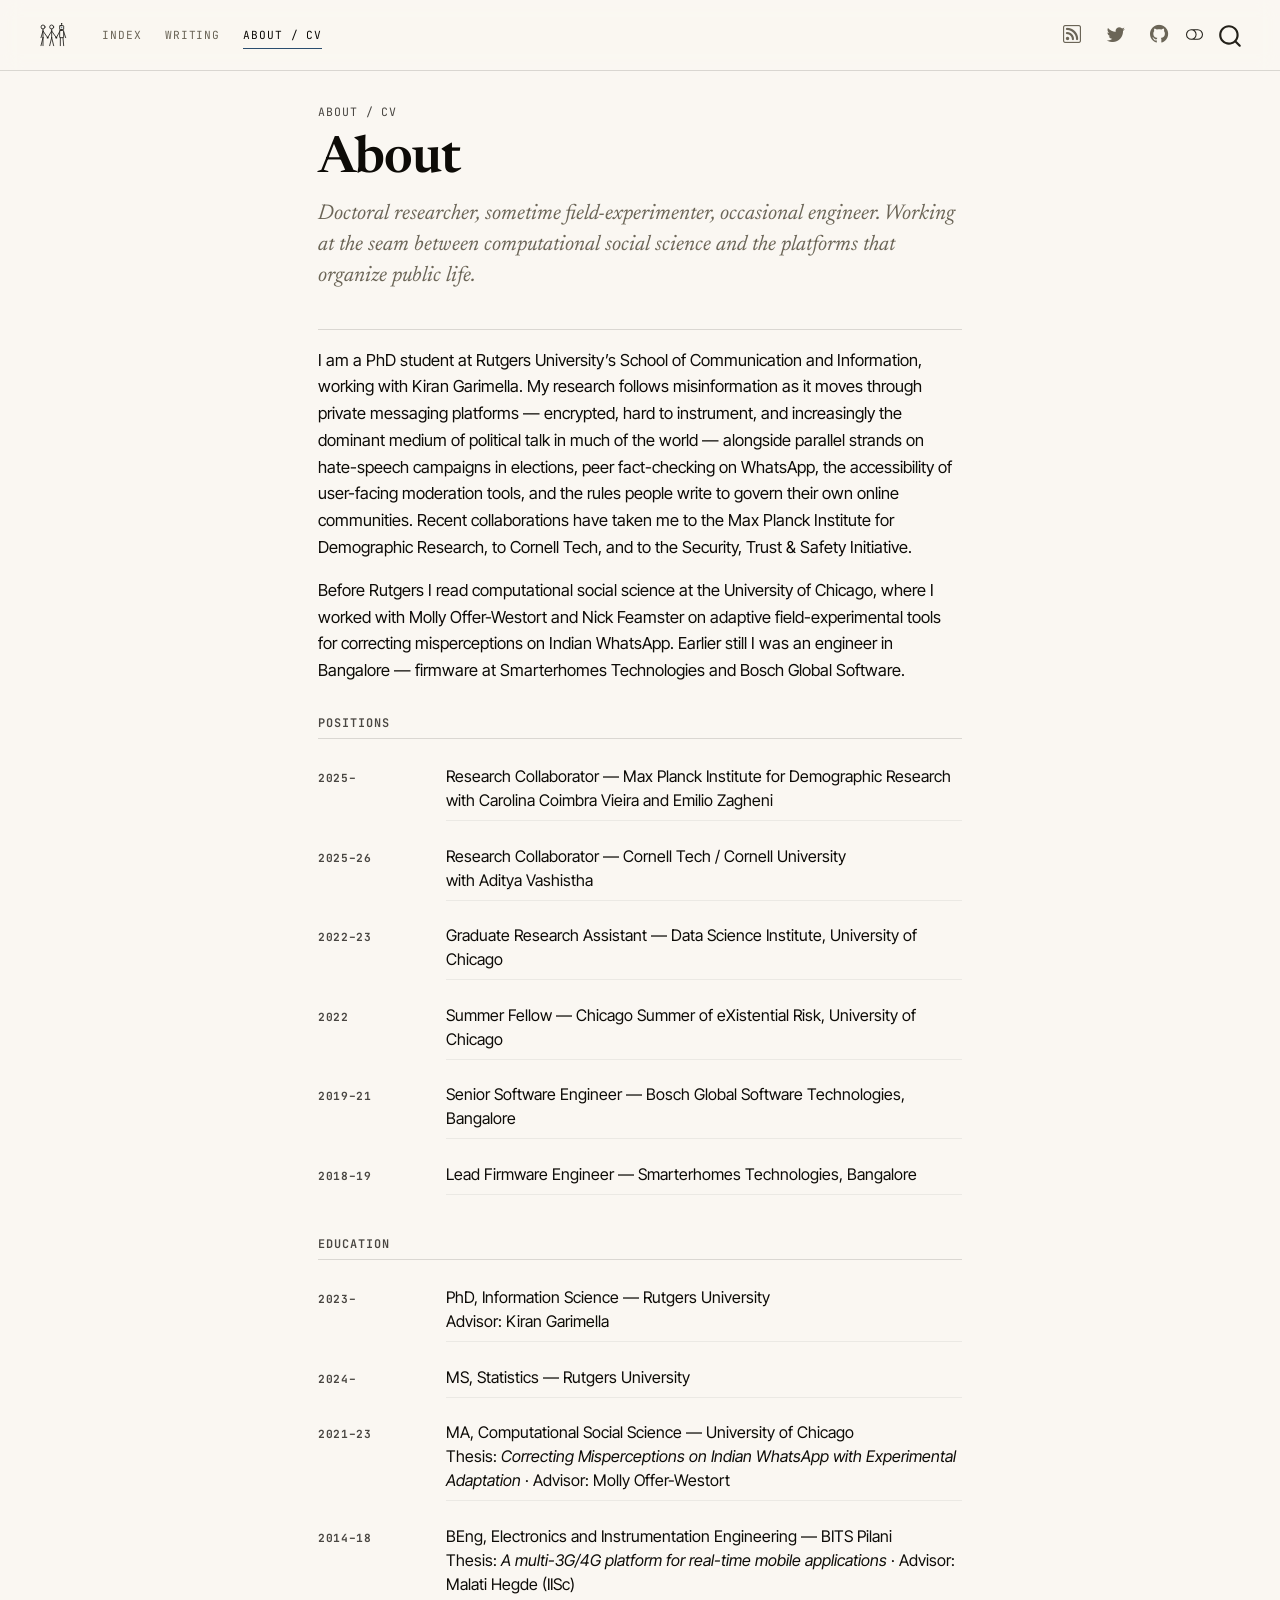
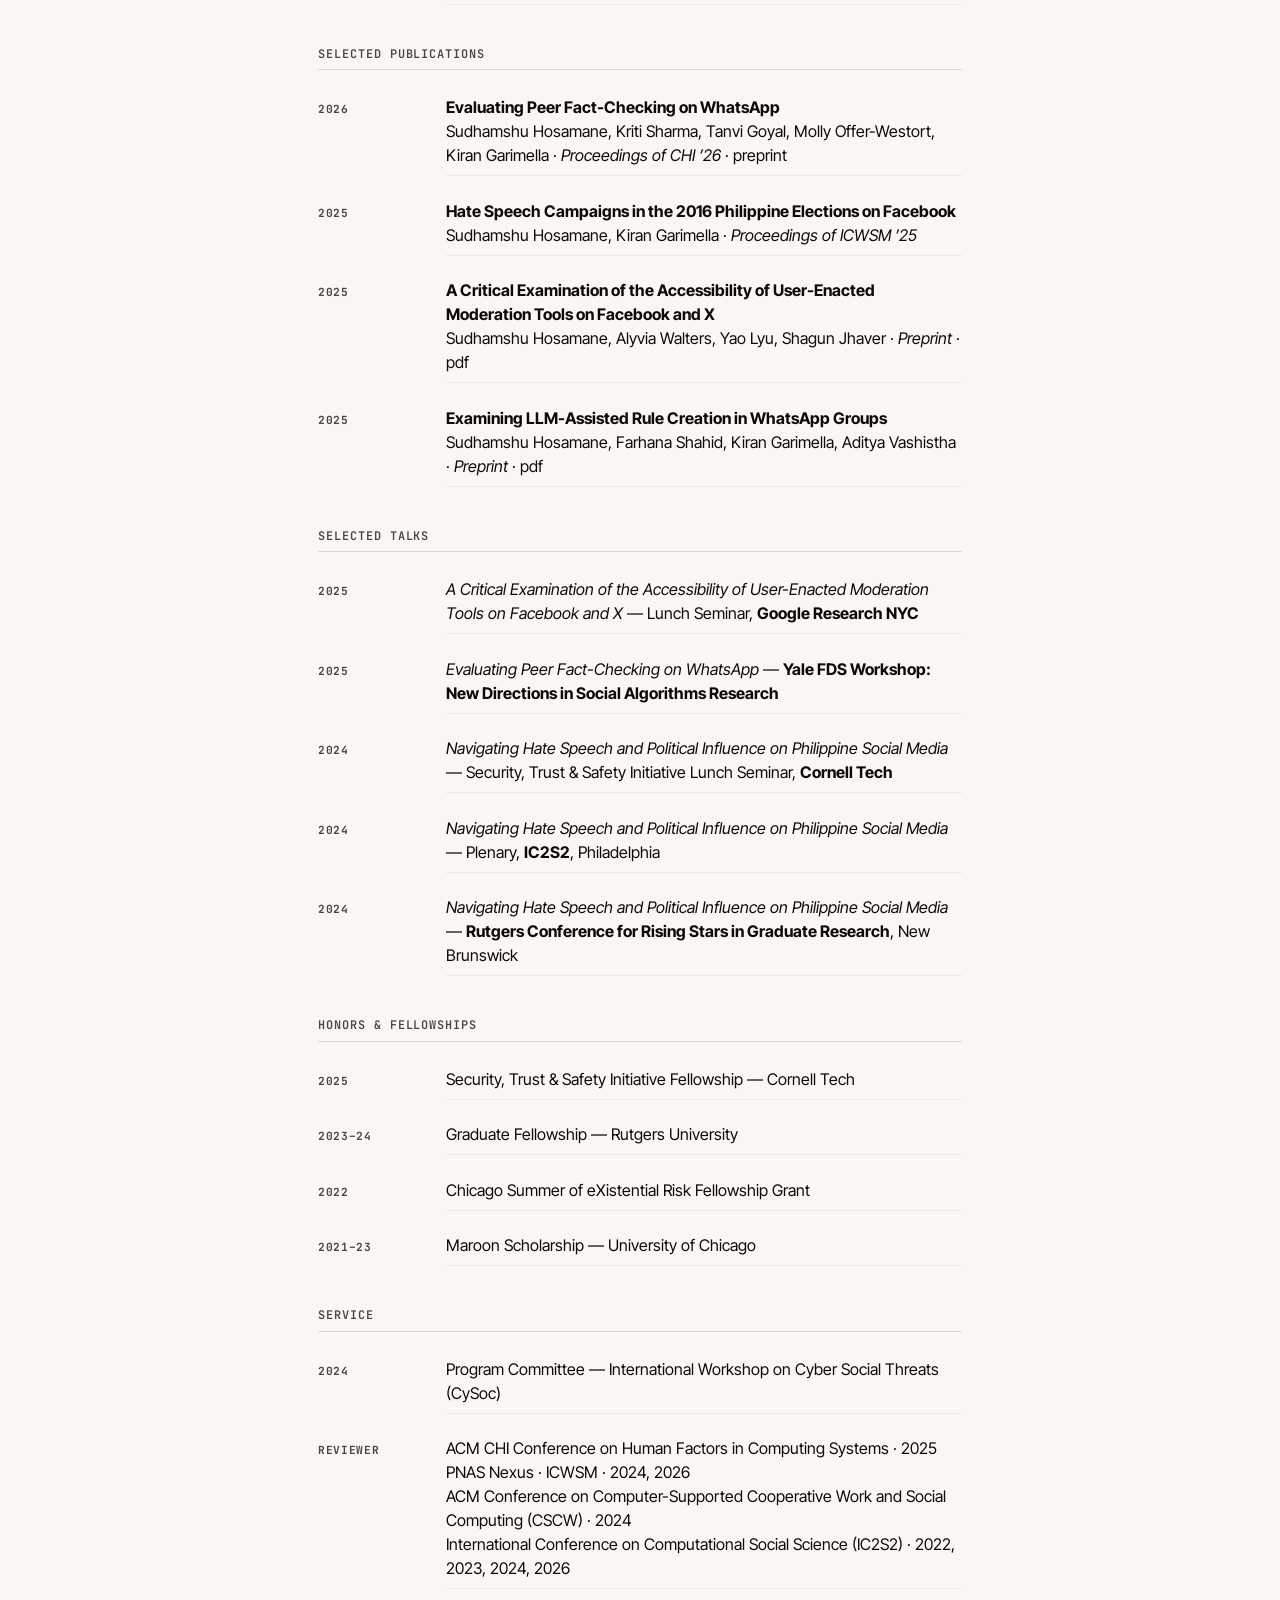
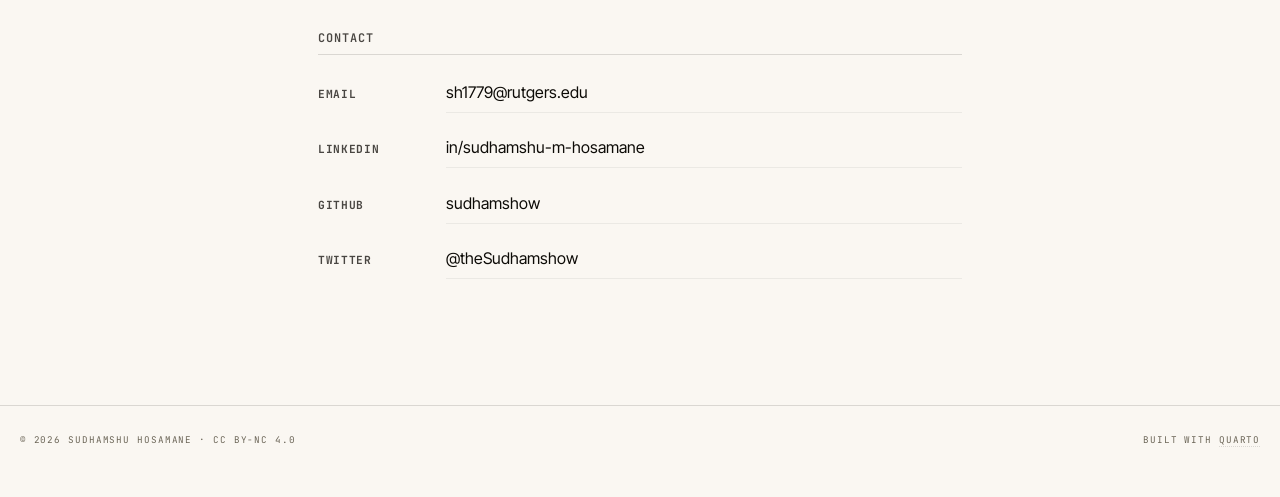
<file: about.html>
<!DOCTYPE html>
<html xmlns="http://www.w3.org/1999/xhtml" lang="en" xml:lang="en"><head>

<meta charset="utf-8">
<meta name="generator" content="quarto-1.9.38">

<meta name="viewport" content="width=device-width, initial-scale=1.0, user-scalable=yes">


<title>About – Sudhamshu Hosamane</title>
<style>
/* Default styles provided by pandoc.
** See https://pandoc.org/MANUAL.html#variables-for-html for config info.
*/
code{white-space: pre-wrap;}
span.smallcaps{font-variant: small-caps;}
div.columns{display: flex; gap: min(4vw, 1.5em);}
div.column{flex: auto; overflow-x: auto;}
div.hanging-indent{margin-left: 1.5em; text-indent: -1.5em;}
ul.task-list{list-style: none;}
ul.task-list li input[type="checkbox"] {
  width: 0.8em;
  margin: 0 0.8em 0.2em -1em; /* quarto-specific, see https://github.com/quarto-dev/quarto-cli/issues/4556 */ 
  vertical-align: middle;
}
</style>


<script src="site_libs/quarto-nav/quarto-nav.js"></script>
<script src="site_libs/quarto-nav/headroom.min.js"></script>
<script src="site_libs/clipboard/clipboard.min.js"></script>
<script src="site_libs/quarto-search/autocomplete.umd.js"></script>
<script src="site_libs/quarto-search/fuse.min.js"></script>
<script src="site_libs/quarto-search/quarto-search.js"></script>
<meta name="quarto:offset" content="./">
<link href="./assets/favicon.svg" rel="icon" type="image/svg+xml">
<script src="site_libs/quarto-html/quarto.js" type="module"></script>
<script src="site_libs/quarto-html/tabsets/tabsets.js" type="module"></script>
<script src="site_libs/quarto-html/popper.min.js"></script>
<script src="site_libs/quarto-html/tippy.umd.min.js"></script>
<script src="site_libs/quarto-html/anchor.min.js"></script>
<link href="site_libs/quarto-html/tippy.css" rel="stylesheet">
<link href="site_libs/quarto-html/quarto-syntax-highlighting-96ebe82b8db4e1070ca8c51563aaef74.css" rel="stylesheet" class="quarto-color-scheme" id="quarto-text-highlighting-styles">
<link href="site_libs/quarto-html/quarto-syntax-highlighting-dark-1380b502faf4413009b5096ef82a1b9d.css" rel="stylesheet" class="quarto-color-scheme quarto-color-alternate" id="quarto-text-highlighting-styles">
<link href="site_libs/quarto-html/quarto-syntax-highlighting-96ebe82b8db4e1070ca8c51563aaef74.css" rel="stylesheet" class="quarto-color-scheme-extra" id="quarto-text-highlighting-styles">
<script src="site_libs/bootstrap/bootstrap.min.js"></script>
<link href="site_libs/bootstrap/bootstrap-icons.css" rel="stylesheet">
<link href="site_libs/bootstrap/bootstrap-f79d4207a7af01b76896e54bb25c8ef7.min.css" rel="stylesheet" append-hash="true" class="quarto-color-scheme" id="quarto-bootstrap" data-mode="light">
<link href="site_libs/bootstrap/bootstrap-dark-2c49f60229bc3836ea1d8364ab2d6187.min.css" rel="stylesheet" append-hash="true" class="quarto-color-scheme quarto-color-alternate" id="quarto-bootstrap" data-mode="light">
<link href="site_libs/bootstrap/bootstrap-f79d4207a7af01b76896e54bb25c8ef7.min.css" rel="stylesheet" append-hash="true" class="quarto-color-scheme-extra" id="quarto-bootstrap" data-mode="light">
<script id="quarto-search-options" type="application/json">{
  "location": "navbar",
  "copy-button": false,
  "collapse-after": 3,
  "panel-placement": "end",
  "type": "overlay",
  "limit": 50,
  "keyboard-shortcut": [
    "f",
    "/",
    "s"
  ],
  "show-item-context": false,
  "language": {
    "search-no-results-text": "No results",
    "search-matching-documents-text": "matching documents",
    "search-copy-link-title": "Copy link to search",
    "search-hide-matches-text": "Hide additional matches",
    "search-more-match-text": "more match in this document",
    "search-more-matches-text": "more matches in this document",
    "search-clear-button-title": "Clear",
    "search-text-placeholder": "",
    "search-detached-cancel-button-title": "Cancel",
    "search-submit-button-title": "Submit",
    "search-label": "Search"
  }
}</script>
<style>html{ scroll-behavior: smooth; }</style>
<link rel="preconnect" href="https://fonts.googleapis.com">
<link rel="preconnect" href="https://fonts.gstatic.com" crossorigin="">
<link href="https://fonts.googleapis.com/css2?family=Newsreader:ital,opsz,wght@0,6..72,300..700;1,6..72,300..700&amp;family=Inter+Tight:wght@300..700&amp;family=JetBrains+Mono:wght@300..600&amp;display=swap" rel="stylesheet">


<link rel="stylesheet" href="custom.css">
<meta property="og:title" content="About – Sudhamshu Hosamane">
<meta property="og:description" content="Doctoral researcher, sometime field-experimenter, occasional engineer. Working at the seam between computational social science and the platforms that organize public life.">
<meta property="og:site_name" content="Sudhamshu Hosamane">
<meta name="twitter:title" content="About – Sudhamshu Hosamane">
<meta name="twitter:description" content="Doctoral researcher, sometime field-experimenter, occasional engineer. Working at the seam between computational social science and the platforms that organize public life.">
<meta name="twitter:creator" content="@theSudhamshow">
<meta name="twitter:card" content="summary">
</head>

<body class="nav-fixed fullcontent quarto-light"><script id="quarto-html-before-body" type="application/javascript">
    const toggleBodyColorMode = (bsSheetEl) => {
      const mode = bsSheetEl.getAttribute("data-mode");
      const bodyEl = window.document.querySelector("body");
      if (mode === "dark") {
        bodyEl.classList.add("quarto-dark");
        bodyEl.classList.remove("quarto-light");
      } else {
        bodyEl.classList.add("quarto-light");
        bodyEl.classList.remove("quarto-dark");
      }
    }
    const toggleBodyColorPrimary = () => {
      const bsSheetEl = window.document.querySelector("link#quarto-bootstrap:not([rel=disabled-stylesheet])");
      if (bsSheetEl) {
        toggleBodyColorMode(bsSheetEl);
      }
    }
    const setColorSchemeToggle = (alternate) => {
      const toggles = window.document.querySelectorAll('.quarto-color-scheme-toggle');
      for (let i=0; i < toggles.length; i++) {
        const toggle = toggles[i];
        if (toggle) {
          if (alternate) {
            toggle.classList.add("alternate");
          } else {
            toggle.classList.remove("alternate");
          }
        }
      }
    };
    const toggleColorMode = (alternate) => {
      // Switch the stylesheets
      const primaryStylesheets = window.document.querySelectorAll('link.quarto-color-scheme:not(.quarto-color-alternate)');
      const alternateStylesheets = window.document.querySelectorAll('link.quarto-color-scheme.quarto-color-alternate');
      manageTransitions('#quarto-margin-sidebar .nav-link', false);
      if (alternate) {
        // note: dark is layered on light, we don't disable primary!
        enableStylesheet(alternateStylesheets);
        for (const sheetNode of alternateStylesheets) {
          if (sheetNode.id === "quarto-bootstrap") {
            toggleBodyColorMode(sheetNode);
          }
        }
      } else {
        disableStylesheet(alternateStylesheets);
        enableStylesheet(primaryStylesheets)
        toggleBodyColorPrimary();
      }
      manageTransitions('#quarto-margin-sidebar .nav-link', true);
      // Switch the toggles
      setColorSchemeToggle(alternate)
      // Hack to workaround the fact that safari doesn't
      // properly recolor the scrollbar when toggling (#1455)
      if (navigator.userAgent.indexOf('Safari') > 0 && navigator.userAgent.indexOf('Chrome') == -1) {
        manageTransitions("body", false);
        window.scrollTo(0, 1);
        setTimeout(() => {
          window.scrollTo(0, 0);
          manageTransitions("body", true);
        }, 40);
      }
    }
    const disableStylesheet = (stylesheets) => {
      for (let i=0; i < stylesheets.length; i++) {
        const stylesheet = stylesheets[i];
        stylesheet.rel = 'disabled-stylesheet';
      }
    }
    const enableStylesheet = (stylesheets) => {
      for (let i=0; i < stylesheets.length; i++) {
        const stylesheet = stylesheets[i];
        if(stylesheet.rel !== 'stylesheet') { // for Chrome, which will still FOUC without this check
          stylesheet.rel = 'stylesheet';
        }
      }
    }
    const manageTransitions = (selector, allowTransitions) => {
      const els = window.document.querySelectorAll(selector);
      for (let i=0; i < els.length; i++) {
        const el = els[i];
        if (allowTransitions) {
          el.classList.remove('notransition');
        } else {
          el.classList.add('notransition');
        }
      }
    }
    const isFileUrl = () => {
      return window.location.protocol === 'file:';
    }
    const hasAlternateSentinel = () => {
      let styleSentinel = getColorSchemeSentinel();
      if (styleSentinel !== null) {
        return styleSentinel === "alternate";
      } else {
        return false;
      }
    }
    const setStyleSentinel = (alternate) => {
      const value = alternate ? "alternate" : "default";
      if (!isFileUrl()) {
        window.localStorage.setItem("quarto-color-scheme", value);
      } else {
        localAlternateSentinel = value;
      }
    }
    const getColorSchemeSentinel = () => {
      if (!isFileUrl()) {
        const storageValue = window.localStorage.getItem("quarto-color-scheme");
        return storageValue != null ? storageValue : localAlternateSentinel;
      } else {
        return localAlternateSentinel;
      }
    }
    const toggleGiscusIfUsed = (isAlternate, darkModeDefault) => {
      const baseTheme = document.querySelector('#giscus-base-theme')?.value ?? 'light';
      const alternateTheme = document.querySelector('#giscus-alt-theme')?.value ?? 'dark';
      let newTheme = '';
      if(authorPrefersDark) {
        newTheme = isAlternate ? baseTheme : alternateTheme;
      } else {
        newTheme = isAlternate ? alternateTheme : baseTheme;
      }
      const changeGiscusTheme = () => {
        // From: https://github.com/giscus/giscus/issues/336
        const sendMessage = (message) => {
          const iframe = document.querySelector('iframe.giscus-frame');
          if (!iframe) return;
          iframe.contentWindow.postMessage({ giscus: message }, 'https://giscus.app');
        }
        sendMessage({
          setConfig: {
            theme: newTheme
          }
        });
      }
      const isGiscussLoaded = window.document.querySelector('iframe.giscus-frame') !== null;
      if (isGiscussLoaded) {
        changeGiscusTheme();
      }
    };
    const authorPrefersDark = false;
    const darkModeDefault = authorPrefersDark;
      document.querySelector('link#quarto-text-highlighting-styles.quarto-color-scheme-extra').rel = 'disabled-stylesheet';
      document.querySelector('link#quarto-bootstrap.quarto-color-scheme-extra').rel = 'disabled-stylesheet';
    let localAlternateSentinel = darkModeDefault ? 'alternate' : 'default';
    // Dark / light mode switch
    window.quartoToggleColorScheme = () => {
      // Read the current dark / light value
      let toAlternate = !hasAlternateSentinel();
      toggleColorMode(toAlternate);
      setStyleSentinel(toAlternate);
      toggleGiscusIfUsed(toAlternate, darkModeDefault);
      window.dispatchEvent(new Event('resize'));
    };
    // Switch to dark mode if need be
    if (hasAlternateSentinel()) {
      toggleColorMode(true);
    } else {
      toggleColorMode(false);
    }
  </script>

<div id="quarto-search-results"></div>
  <header id="quarto-header" class="headroom fixed-top">
    <nav class="navbar navbar-expand-lg " data-bs-theme="dark">
      <div class="navbar-container container-fluid">
      <div class="navbar-brand-container mx-auto">
    <a href="./index.html" class="navbar-brand navbar-brand-logo">
    <img src="./assets/logo.svg" alt="Home" class="navbar-logo light-content">
    <img src="./assets/logo.svg" alt="Home" class="navbar-logo dark-content">
    </a>
  </div>
            <div id="quarto-search" class="" title="Search"></div>
          <button class="navbar-toggler" type="button" data-bs-toggle="collapse" data-bs-target="#navbarCollapse" aria-controls="navbarCollapse" role="menu" aria-expanded="false" aria-label="Toggle navigation" onclick="if (window.quartoToggleHeadroom) { window.quartoToggleHeadroom(); }">
  <span class="navbar-toggler-icon"></span>
</button>
          <div class="collapse navbar-collapse" id="navbarCollapse">
            <ul class="navbar-nav navbar-nav-scroll me-auto">
  <li class="nav-item">
    <a class="nav-link" href="./index.html"> 
<span class="menu-text">Index</span></a>
  </li>  
  <li class="nav-item">
    <a class="nav-link" href="./writing/index.html"> 
<span class="menu-text">Writing</span></a>
  </li>  
  <li class="nav-item">
    <a class="nav-link active" href="./about.html" aria-current="page"> 
<span class="menu-text">About / CV</span></a>
  </li>  
</ul>
            <ul class="navbar-nav navbar-nav-scroll ms-auto">
  <li class="nav-item compact">
    <a class="nav-link" href="./writing/index.xml"> <i class="bi bi-rss" role="img">
</i> 
<span class="menu-text"></span></a>
  </li>  
  <li class="nav-item compact">
    <a class="nav-link" href="https://twitter.com/theSudhamshow"> <i class="bi bi-twitter" role="img" aria-label="Twitter">
</i> 
<span class="menu-text"></span></a>
  </li>  
  <li class="nav-item compact">
    <a class="nav-link" href="https://github.com/sudhamshow"> <i class="bi bi-github" role="img" aria-label="GitHub">
</i> 
<span class="menu-text"></span></a>
  </li>  
</ul>
          </div> <!-- /navcollapse -->
            <div class="quarto-navbar-tools">
  <a href="" class="quarto-color-scheme-toggle quarto-navigation-tool  px-1" onclick="window.quartoToggleColorScheme(); return false;" title="Toggle dark mode"><i class="bi"></i></a>
</div>
      </div> <!-- /container-fluid -->
    </nav>
</header>
<!-- content -->
<div id="quarto-content" class="quarto-container page-columns page-rows-contents page-layout-article page-navbar">
<!-- sidebar -->
<!-- margin-sidebar -->
    
<!-- main -->
<main class="content" id="quarto-document-content">


<header id="title-block-header" class="quarto-title-block default">
  <div class="quarto-title">
          <div class="eyebrow">About / CV</div>
    
    <h1 class="title">About</h1>

          <p class="subtitle lead">Doctoral researcher, sometime field-experimenter, occasional engineer. Working at the seam between computational social science and the platforms that organize public life.</p>
    
      </div>
</header>


<p>I am a PhD student at Rutgers University’s School of Communication and Information, working with Kiran Garimella. My research follows misinformation as it moves through private messaging platforms — encrypted, hard to instrument, and increasingly the dominant medium of political talk in much of the world — alongside parallel strands on hate-speech campaigns in elections, peer fact-checking on WhatsApp, the accessibility of user-facing moderation tools, and the rules people write to govern their own online communities. Recent collaborations have taken me to the Max Planck Institute for Demographic Research, to Cornell Tech, and to the Security, Trust &amp; Safety Initiative.</p>
<p>Before Rutgers I read computational social science at the University of Chicago, where I worked with Molly Offer-Westort and Nick Feamster on adaptive field-experimental tools for correcting misperceptions on Indian WhatsApp. Earlier still I was an engineer in Bangalore — firmware at Smarterhomes Technologies and Bosch Global Software.</p>
<section id="positions" class="level2 rule">
<h2 class="rule anchored" data-anchor-id="positions">Positions</h2>
<div class="cv">
<dl>
<dt>2025–</dt>
<dd>
Research Collaborator — Max Planck Institute for Demographic Research<br>
with Carolina Coimbra Vieira and Emilio Zagheni
</dd>
<dt>2025–26</dt>
<dd>
Research Collaborator — Cornell Tech / Cornell University<br>
with Aditya Vashistha
</dd>
<dt>2022–23</dt>
<dd>
Graduate Research Assistant — Data Science Institute, University of Chicago
</dd>
<dt>2022</dt>
<dd>
Summer Fellow — Chicago Summer of eXistential Risk, University of Chicago
</dd>
<dt>2019–21</dt>
<dd>
Senior Software Engineer — Bosch Global Software Technologies, Bangalore
</dd>
<dt>2018–19</dt>
<dd>
Lead Firmware Engineer — Smarterhomes Technologies, Bangalore
</dd>
</dl>
</div>
</section>
<section id="education" class="level2 rule">
<h2 class="rule anchored" data-anchor-id="education">Education</h2>
<div class="cv">
<dl>
<dt>2023–</dt>
<dd>
PhD, Information Science — Rutgers University<br>
Advisor: Kiran Garimella
</dd>
<dt>2024–</dt>
<dd>
MS, Statistics — Rutgers University
</dd>
<dt>2021–23</dt>
<dd>
MA, Computational Social Science — University of Chicago<br>
Thesis: <em>Correcting Misperceptions on Indian WhatsApp with Experimental Adaptation</em> · Advisor: Molly Offer-Westort
</dd>
<dt>2014–18</dt>
<dd>
BEng, Electronics and Instrumentation Engineering — BITS Pilani<br>
Thesis: <em>A multi-3G/4G platform for real-time mobile applications</em> · Advisor: Malati Hegde (IISc)
</dd>
</dl>
</div>
</section>
<section id="selected-publications" class="level2 rule">
<h2 class="rule anchored" data-anchor-id="selected-publications">Selected publications</h2>
<div class="cv">
<dl>
<dt>2026</dt>
<dd>
<strong>Evaluating Peer Fact-Checking on WhatsApp</strong><br>
Sudhamshu Hosamane, Kriti Sharma, Tanvi Goyal, Molly Offer-Westort, Kiran Garimella · <em>Proceedings of CHI ’26</em> · <a href="https://rutgers.box.com/v/PeerFactCheck">preprint</a>
</dd>
<dt>2025</dt>
<dd>
<strong>Hate Speech Campaigns in the 2016 Philippine Elections on Facebook</strong><br>
Sudhamshu Hosamane, Kiran Garimella · <em>Proceedings of ICWSM ’25</em>
</dd>
<dt>2025</dt>
<dd>
<strong>A Critical Examination of the Accessibility of User-Enacted Moderation Tools on Facebook and X</strong><br>
Sudhamshu Hosamane, Alyvia Walters, Yao Lyu, Shagun Jhaver · <em>Preprint</em> · <a href="https://rutgers.box.com/v/FBaccessibility">pdf</a>
</dd>
<dt>2025</dt>
<dd>
<strong>Examining LLM-Assisted Rule Creation in WhatsApp Groups</strong><br>
Sudhamshu Hosamane, Farhana Shahid, Kiran Garimella, Aditya Vashistha · <em>Preprint</em> · <a href="https://rutgers.box.com/v/WhatsAppRules">pdf</a>
</dd>
</dl>
</div>
</section>
<section id="selected-talks" class="level2 rule">
<h2 class="rule anchored" data-anchor-id="selected-talks">Selected talks</h2>
<div class="cv">
<dl>
<dt>2025</dt>
<dd>
<em>A Critical Examination of the Accessibility of User-Enacted Moderation Tools on Facebook and X</em> — Lunch Seminar, <strong>Google Research NYC</strong>
</dd>
<dt>2025</dt>
<dd>
<em>Evaluating Peer Fact-Checking on WhatsApp</em> — <strong>Yale FDS Workshop: New Directions in Social Algorithms Research</strong>
</dd>
<dt>2024</dt>
<dd>
<em>Navigating Hate Speech and Political Influence on Philippine Social Media</em> — Security, Trust &amp; Safety Initiative Lunch Seminar, <strong>Cornell Tech</strong>
</dd>
<dt>2024</dt>
<dd>
<em>Navigating Hate Speech and Political Influence on Philippine Social Media</em> — Plenary, <strong>IC2S2</strong>, Philadelphia
</dd>
<dt>2024</dt>
<dd>
<em>Navigating Hate Speech and Political Influence on Philippine Social Media</em> — <strong>Rutgers Conference for Rising Stars in Graduate Research</strong>, New Brunswick
</dd>
</dl>
</div>
</section>
<section id="honors-fellowships" class="level2 rule">
<h2 class="rule anchored" data-anchor-id="honors-fellowships">Honors &amp; fellowships</h2>
<div class="cv">
<dl>
<dt>2025</dt>
<dd>
Security, Trust &amp; Safety Initiative Fellowship — Cornell Tech
</dd>
<dt>2023–24</dt>
<dd>
Graduate Fellowship — Rutgers University
</dd>
<dt>2022</dt>
<dd>
Chicago Summer of eXistential Risk Fellowship Grant
</dd>
<dt>2021–23</dt>
<dd>
Maroon Scholarship — University of Chicago
</dd>
</dl>
</div>
</section>
<section id="service" class="level2 rule">
<h2 class="rule anchored" data-anchor-id="service">Service</h2>
<div class="cv">
<dl>
<dt>2024</dt>
<dd>
Program Committee — International Workshop on Cyber Social Threats (CySoc)
</dd>
<dt>Reviewer</dt>
<dd>
ACM CHI Conference on Human Factors in Computing Systems · 2025<br>
PNAS Nexus · ICWSM · 2024, 2026<br>
ACM Conference on Computer-Supported Cooperative Work and Social Computing (CSCW) · 2024<br>
International Conference on Computational Social Science (IC2S2) · 2022, 2023, 2024, 2026
</dd>
</dl>
</div>
</section>
<section id="contact" class="level2 rule">
<h2 class="rule anchored" data-anchor-id="contact">Contact</h2>
<div class="cv">
<dl>
<dt>Email</dt>
<dd>
<a href="mailto:sh1779@rutgers.edu">sh1779@rutgers.edu</a>
</dd>
<dt>LinkedIn</dt>
<dd>
<a href="https://www.linkedin.com/in/sudhamshu-m-hosamane/">in/sudhamshu-m-hosamane</a>
</dd>
<dt>GitHub</dt>
<dd>
<a href="https://github.com/sudhamshow">sudhamshow</a>
</dd>
<dt>Twitter</dt>
<dd>
<a href="https://twitter.com/theSudhamshow">@theSudhamshow</a>
</dd>
</dl>
</div>


</section>

</main> <!-- /main -->
<script id="quarto-html-after-body" type="application/javascript">
  window.document.addEventListener("DOMContentLoaded", function (event) {
    // Ensure there is a toggle, if there isn't float one in the top right
    if (window.document.querySelector('.quarto-color-scheme-toggle') === null) {
      const a = window.document.createElement('a');
      a.classList.add('top-right');
      a.classList.add('quarto-color-scheme-toggle');
      a.href = "";
      a.onclick = function() { try { window.quartoToggleColorScheme(); } catch {} return false; };
      const i = window.document.createElement("i");
      i.classList.add('bi');
      a.appendChild(i);
      window.document.body.appendChild(a);
    }
    setColorSchemeToggle(hasAlternateSentinel())
    const icon = "";
    const anchorJS = new window.AnchorJS();
    anchorJS.options = {
      placement: 'right',
      icon: icon
    };
    anchorJS.add('.anchored');
    const isCodeAnnotation = (el) => {
      for (const clz of el.classList) {
        if (clz.startsWith('code-annotation-')) {                     
          return true;
        }
      }
      return false;
    }
    const onCopySuccess = function(e) {
      // button target
      const button = e.trigger;
      // don't keep focus
      button.blur();
      // flash "checked"
      button.classList.add('code-copy-button-checked');
      var currentTitle = button.getAttribute("title");
      button.setAttribute("title", "Copied!");
      let tooltip;
      if (window.bootstrap) {
        button.setAttribute("data-bs-toggle", "tooltip");
        button.setAttribute("data-bs-placement", "left");
        button.setAttribute("data-bs-title", "Copied!");
        tooltip = new bootstrap.Tooltip(button, 
          { trigger: "manual", 
            customClass: "code-copy-button-tooltip",
            offset: [0, -8]});
        tooltip.show();    
      }
      setTimeout(function() {
        if (tooltip) {
          tooltip.hide();
          button.removeAttribute("data-bs-title");
          button.removeAttribute("data-bs-toggle");
          button.removeAttribute("data-bs-placement");
        }
        button.setAttribute("title", currentTitle);
        button.classList.remove('code-copy-button-checked');
      }, 1000);
      // clear code selection
      e.clearSelection();
    }
    const getTextToCopy = function(trigger) {
      const outerScaffold = trigger.parentElement.cloneNode(true);
      const codeEl = outerScaffold.querySelector('code');
      for (const childEl of codeEl.children) {
        if (isCodeAnnotation(childEl)) {
          childEl.remove();
        }
      }
      return codeEl.innerText;
    }
    const clipboard = new window.ClipboardJS('.code-copy-button:not([data-in-quarto-modal])', {
      text: getTextToCopy
    });
    clipboard.on('success', onCopySuccess);
    if (window.document.getElementById('quarto-embedded-source-code-modal')) {
      const clipboardModal = new window.ClipboardJS('.code-copy-button[data-in-quarto-modal]', {
        text: getTextToCopy,
        container: window.document.getElementById('quarto-embedded-source-code-modal')
      });
      clipboardModal.on('success', onCopySuccess);
    }
      var localhostRegex = new RegExp(/^(?:http|https):\/\/localhost\:?[0-9]*\//);
      var mailtoRegex = new RegExp(/^mailto:/);
        var filterRegex = new RegExp("https:\/\/sudhamshu\.info");
      var isInternal = (href) => {
          return filterRegex.test(href) || localhostRegex.test(href) || mailtoRegex.test(href);
      }
      // Inspect non-navigation links and adorn them if external
     var links = window.document.querySelectorAll('a[href]:not(.nav-link):not(.navbar-brand):not(.toc-action):not(.sidebar-link):not(.sidebar-item-toggle):not(.pagination-link):not(.no-external):not([aria-hidden]):not(.dropdown-item):not(.quarto-navigation-tool):not(.about-link)');
      for (var i=0; i<links.length; i++) {
        const link = links[i];
        if (!isInternal(link.href)) {
          // undo the damage that might have been done by quarto-nav.js in the case of
          // links that we want to consider external
          if (link.dataset.originalHref !== undefined) {
            link.href = link.dataset.originalHref;
          }
        }
      }
    function tippyHover(el, contentFn, onTriggerFn, onUntriggerFn) {
      const config = {
        allowHTML: true,
        maxWidth: 500,
        delay: 100,
        arrow: false,
        appendTo: function(el) {
            return el.parentElement;
        },
        interactive: true,
        interactiveBorder: 10,
        theme: 'quarto',
        placement: 'bottom-start',
      };
      if (contentFn) {
        config.content = contentFn;
      }
      if (onTriggerFn) {
        config.onTrigger = onTriggerFn;
      }
      if (onUntriggerFn) {
        config.onUntrigger = onUntriggerFn;
      }
      window.tippy(el, config); 
    }
    const noterefs = window.document.querySelectorAll('a[role="doc-noteref"]');
    for (var i=0; i<noterefs.length; i++) {
      const ref = noterefs[i];
      tippyHover(ref, function() {
        // use id or data attribute instead here
        let href = ref.getAttribute('data-footnote-href') || ref.getAttribute('href');
        try { href = new URL(href).hash; } catch {}
        const id = href.replace(/^#\/?/, "");
        const note = window.document.getElementById(id);
        if (note) {
          return note.innerHTML;
        } else {
          return "";
        }
      });
    }
    const xrefs = window.document.querySelectorAll('a.quarto-xref');
    const processXRef = (id, note) => {
      // Strip column container classes
      const stripColumnClz = (el) => {
        el.classList.remove("page-full", "page-columns");
        if (el.children) {
          for (const child of el.children) {
            stripColumnClz(child);
          }
        }
      }
      stripColumnClz(note)
      if (id === null || id.startsWith('sec-')) {
        // Special case sections, only their first couple elements
        const container = document.createElement("div");
        if (note.children && note.children.length > 2) {
          container.appendChild(note.children[0].cloneNode(true));
          for (let i = 1; i < note.children.length; i++) {
            const child = note.children[i];
            if (child.tagName === "P" && child.innerText === "") {
              continue;
            } else {
              container.appendChild(child.cloneNode(true));
              break;
            }
          }
          if (window.Quarto?.typesetMath) {
            window.Quarto.typesetMath(container);
          }
          return container.innerHTML
        } else {
          if (window.Quarto?.typesetMath) {
            window.Quarto.typesetMath(note);
          }
          return note.innerHTML;
        }
      } else {
        // Remove any anchor links if they are present
        const anchorLink = note.querySelector('a.anchorjs-link');
        if (anchorLink) {
          anchorLink.remove();
        }
        if (window.Quarto?.typesetMath) {
          window.Quarto.typesetMath(note);
        }
        if (note.classList.contains("callout")) {
          return note.outerHTML;
        } else {
          return note.innerHTML;
        }
      }
    }
    for (var i=0; i<xrefs.length; i++) {
      const xref = xrefs[i];
      tippyHover(xref, undefined, function(instance) {
        instance.disable();
        let url = xref.getAttribute('href');
        let hash = undefined; 
        if (url.startsWith('#')) {
          hash = url;
        } else {
          try { hash = new URL(url).hash; } catch {}
        }
        if (hash) {
          const id = hash.replace(/^#\/?/, "");
          const note = window.document.getElementById(id);
          if (note !== null) {
            try {
              const html = processXRef(id, note.cloneNode(true));
              instance.setContent(html);
            } finally {
              instance.enable();
              instance.show();
            }
          } else {
            // See if we can fetch this
            fetch(url.split('#')[0])
            .then(res => res.text())
            .then(html => {
              const parser = new DOMParser();
              const htmlDoc = parser.parseFromString(html, "text/html");
              const note = htmlDoc.getElementById(id);
              if (note !== null) {
                const html = processXRef(id, note);
                instance.setContent(html);
              } 
            }).finally(() => {
              instance.enable();
              instance.show();
            });
          }
        } else {
          // See if we can fetch a full url (with no hash to target)
          // This is a special case and we should probably do some content thinning / targeting
          fetch(url)
          .then(res => res.text())
          .then(html => {
            const parser = new DOMParser();
            const htmlDoc = parser.parseFromString(html, "text/html");
            const note = htmlDoc.querySelector('main.content');
            if (note !== null) {
              // This should only happen for chapter cross references
              // (since there is no id in the URL)
              // remove the first header
              if (note.children.length > 0 && note.children[0].tagName === "HEADER") {
                note.children[0].remove();
              }
              const html = processXRef(null, note);
              instance.setContent(html);
            } 
          }).finally(() => {
            instance.enable();
            instance.show();
          });
        }
      }, function(instance) {
      });
    }
        let selectedAnnoteEl;
        const selectorForAnnotation = ( cell, annotation) => {
          let cellAttr = 'data-code-cell="' + cell + '"';
          let lineAttr = 'data-code-annotation="' +  annotation + '"';
          const selector = 'span[' + cellAttr + '][' + lineAttr + ']';
          return selector;
        }
        const selectCodeLines = (annoteEl) => {
          const doc = window.document;
          const targetCell = annoteEl.getAttribute("data-target-cell");
          const targetAnnotation = annoteEl.getAttribute("data-target-annotation");
          const annoteSpan = window.document.querySelector(selectorForAnnotation(targetCell, targetAnnotation));
          const lines = annoteSpan.getAttribute("data-code-lines").split(",");
          const lineIds = lines.map((line) => {
            return targetCell + "-" + line;
          })
          let top = null;
          let height = null;
          let parent = null;
          if (lineIds.length > 0) {
              //compute the position of the single el (top and bottom and make a div)
              const el = window.document.getElementById(lineIds[0]);
              top = el.offsetTop;
              height = el.offsetHeight;
              parent = el.parentElement.parentElement;
            if (lineIds.length > 1) {
              const lastEl = window.document.getElementById(lineIds[lineIds.length - 1]);
              const bottom = lastEl.offsetTop + lastEl.offsetHeight;
              height = bottom - top;
            }
            if (top !== null && height !== null && parent !== null) {
              // cook up a div (if necessary) and position it 
              let div = window.document.getElementById("code-annotation-line-highlight");
              if (div === null) {
                div = window.document.createElement("div");
                div.setAttribute("id", "code-annotation-line-highlight");
                div.style.position = 'absolute';
                parent.appendChild(div);
              }
              div.style.top = top - 2 + "px";
              div.style.height = height + 4 + "px";
              div.style.left = 0;
              let gutterDiv = window.document.getElementById("code-annotation-line-highlight-gutter");
              if (gutterDiv === null) {
                gutterDiv = window.document.createElement("div");
                gutterDiv.setAttribute("id", "code-annotation-line-highlight-gutter");
                gutterDiv.style.position = 'absolute';
                const codeCell = window.document.getElementById(targetCell);
                const gutter = codeCell.querySelector('.code-annotation-gutter');
                gutter.appendChild(gutterDiv);
              }
              gutterDiv.style.top = top - 2 + "px";
              gutterDiv.style.height = height + 4 + "px";
            }
            selectedAnnoteEl = annoteEl;
          }
        };
        const unselectCodeLines = () => {
          const elementsIds = ["code-annotation-line-highlight", "code-annotation-line-highlight-gutter"];
          elementsIds.forEach((elId) => {
            const div = window.document.getElementById(elId);
            if (div) {
              div.remove();
            }
          });
          selectedAnnoteEl = undefined;
        };
          // Handle positioning of the toggle
      window.addEventListener(
        "resize",
        throttle(() => {
          elRect = undefined;
          if (selectedAnnoteEl) {
            selectCodeLines(selectedAnnoteEl);
          }
        }, 10)
      );
      function throttle(fn, ms) {
      let throttle = false;
      let timer;
        return (...args) => {
          if(!throttle) { // first call gets through
              fn.apply(this, args);
              throttle = true;
          } else { // all the others get throttled
              if(timer) clearTimeout(timer); // cancel #2
              timer = setTimeout(() => {
                fn.apply(this, args);
                timer = throttle = false;
              }, ms);
          }
        };
      }
        // Attach click handler to the DT
        const annoteDls = window.document.querySelectorAll('dt[data-target-cell]');
        for (const annoteDlNode of annoteDls) {
          annoteDlNode.addEventListener('click', (event) => {
            const clickedEl = event.target;
            if (clickedEl !== selectedAnnoteEl) {
              unselectCodeLines();
              const activeEl = window.document.querySelector('dt[data-target-cell].code-annotation-active');
              if (activeEl) {
                activeEl.classList.remove('code-annotation-active');
              }
              selectCodeLines(clickedEl);
              clickedEl.classList.add('code-annotation-active');
            } else {
              // Unselect the line
              unselectCodeLines();
              clickedEl.classList.remove('code-annotation-active');
            }
          });
        }
    const findCites = (el) => {
      const parentEl = el.parentElement;
      if (parentEl) {
        const cites = parentEl.dataset.cites;
        if (cites) {
          return {
            el,
            cites: cites.split(' ')
          };
        } else {
          return findCites(el.parentElement)
        }
      } else {
        return undefined;
      }
    };
    var bibliorefs = window.document.querySelectorAll('a[role="doc-biblioref"]');
    for (var i=0; i<bibliorefs.length; i++) {
      const ref = bibliorefs[i];
      const citeInfo = findCites(ref);
      if (citeInfo) {
        tippyHover(citeInfo.el, function() {
          var popup = window.document.createElement('div');
          citeInfo.cites.forEach(function(cite) {
            var citeDiv = window.document.createElement('div');
            citeDiv.classList.add('hanging-indent');
            citeDiv.classList.add('csl-entry');
            var biblioDiv = window.document.getElementById('ref-' + cite);
            if (biblioDiv) {
              citeDiv.innerHTML = biblioDiv.innerHTML;
            }
            popup.appendChild(citeDiv);
          });
          return popup.innerHTML;
        });
      }
    }
  });
  </script>
</div> <!-- /content -->
<footer class="footer">
  <div class="nav-footer">
    <div class="nav-footer-left">
<p>© 2026 Sudhamshu Hosamane · CC BY-NC 4.0</p>
</div>   
    <div class="nav-footer-center">
      &nbsp;
    </div>
    <div class="nav-footer-right">
<p>Built with <a href="https://quarto.org">Quarto</a></p>
</div>
  </div>
</footer>




<script src="site_libs/quarto-html/zenscroll-min.js"></script>
</body></html>
</file>
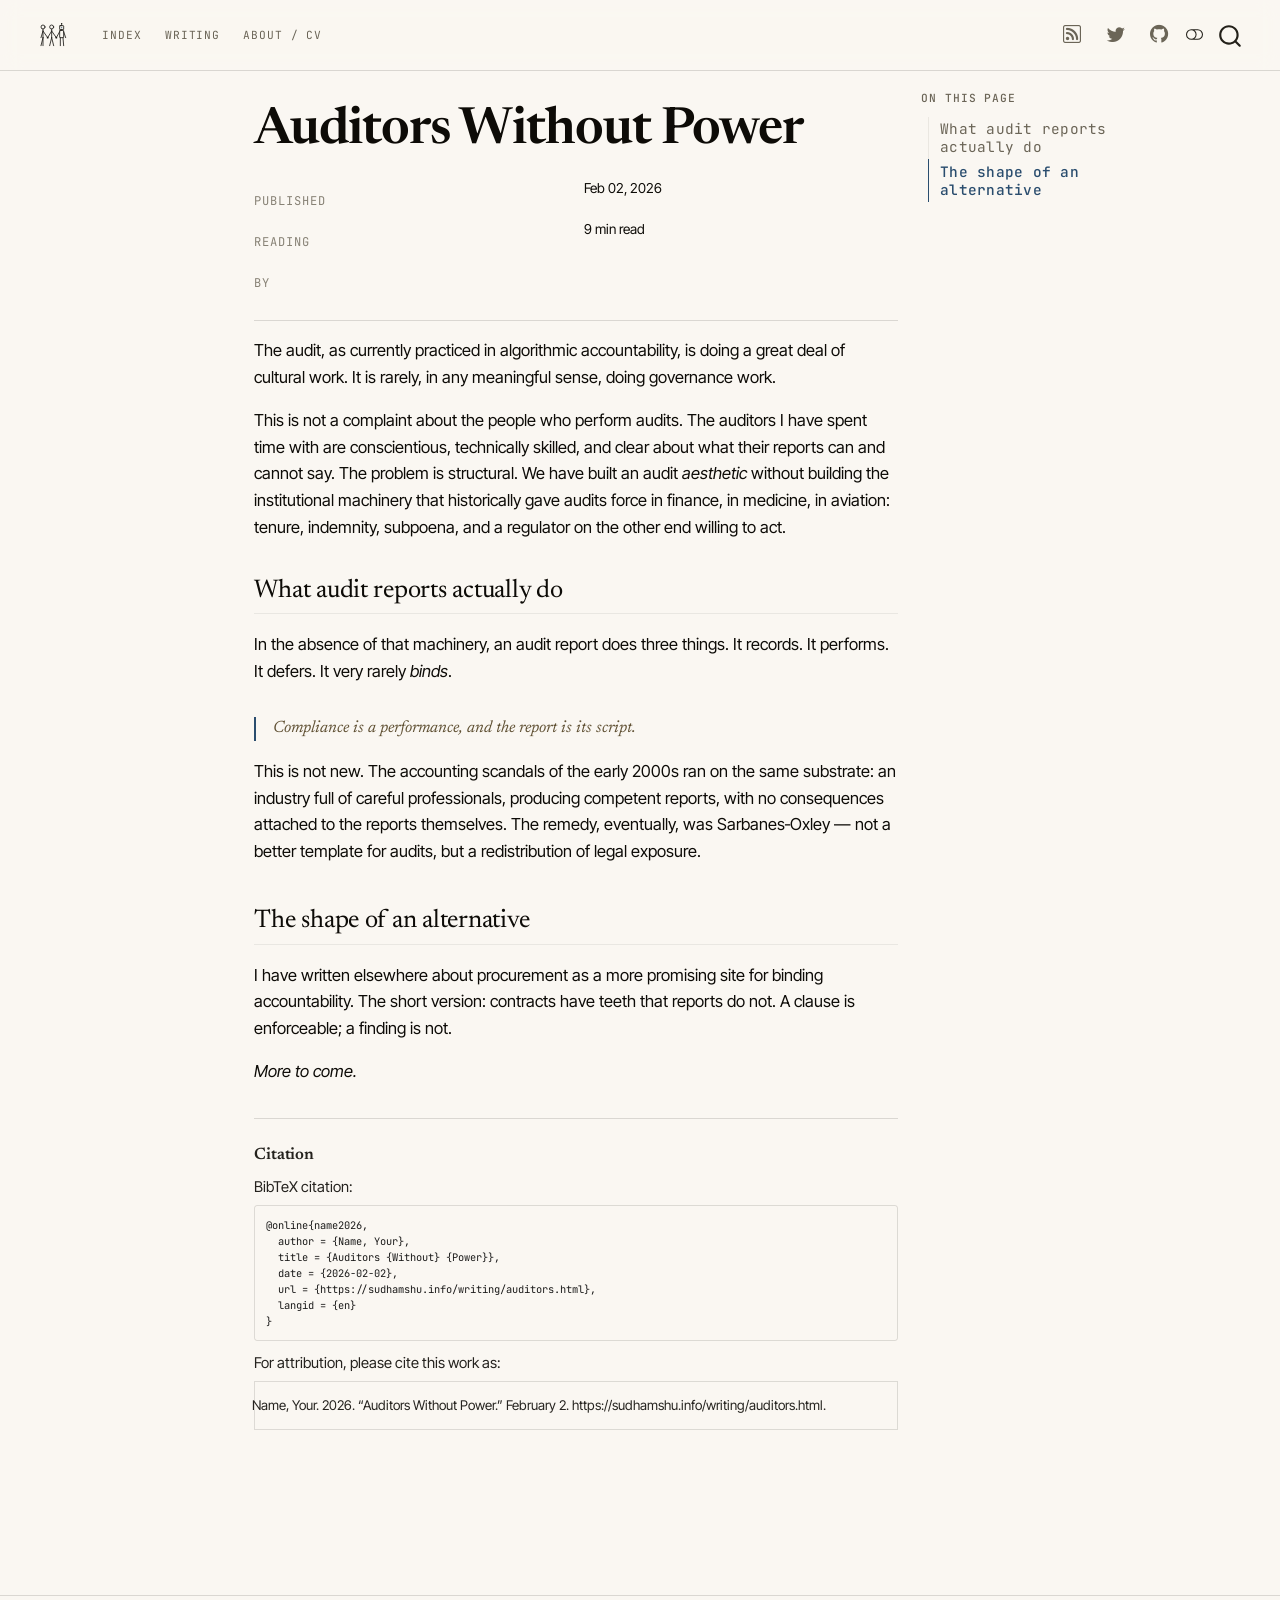
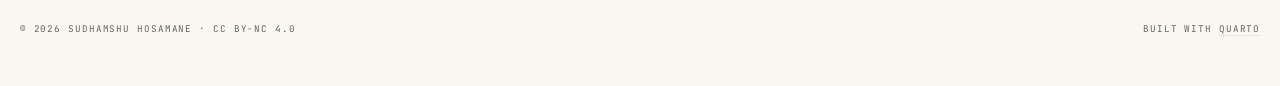
<file: writing/auditors.html>
<!DOCTYPE html>
<html xmlns="http://www.w3.org/1999/xhtml" lang="en" xml:lang="en"><head>

<meta charset="utf-8">
<meta name="generator" content="quarto-1.9.38">

<meta name="viewport" content="width=device-width, initial-scale=1.0, user-scalable=yes">

<meta name="author" content="Your Name">
<meta name="description" content="Why the audit has become the dominant aesthetic of AI accountability — and what that obscures.">

<title>Auditors Without Power – Sudhamshu Hosamane</title>
<style>
/* Default styles provided by pandoc.
** See https://pandoc.org/MANUAL.html#variables-for-html for config info.
*/
code{white-space: pre-wrap;}
span.smallcaps{font-variant: small-caps;}
div.columns{display: flex; gap: min(4vw, 1.5em);}
div.column{flex: auto; overflow-x: auto;}
div.hanging-indent{margin-left: 1.5em; text-indent: -1.5em;}
ul.task-list{list-style: none;}
ul.task-list li input[type="checkbox"] {
  width: 0.8em;
  margin: 0 0.8em 0.2em -1em; /* quarto-specific, see https://github.com/quarto-dev/quarto-cli/issues/4556 */ 
  vertical-align: middle;
}
</style>


<script src="../site_libs/quarto-nav/quarto-nav.js"></script>
<script src="../site_libs/quarto-nav/headroom.min.js"></script>
<script src="../site_libs/clipboard/clipboard.min.js"></script>
<script src="../site_libs/quarto-search/autocomplete.umd.js"></script>
<script src="../site_libs/quarto-search/fuse.min.js"></script>
<script src="../site_libs/quarto-search/quarto-search.js"></script>
<meta name="quarto:offset" content="../">
<link href="../assets/favicon.svg" rel="icon" type="image/svg+xml">
<script src="../site_libs/quarto-html/quarto.js" type="module"></script>
<script src="../site_libs/quarto-html/tabsets/tabsets.js" type="module"></script>
<script src="../site_libs/quarto-html/popper.min.js"></script>
<script src="../site_libs/quarto-html/tippy.umd.min.js"></script>
<script src="../site_libs/quarto-html/anchor.min.js"></script>
<link href="../site_libs/quarto-html/tippy.css" rel="stylesheet">
<link href="../site_libs/quarto-html/quarto-syntax-highlighting-96ebe82b8db4e1070ca8c51563aaef74.css" rel="stylesheet" class="quarto-color-scheme" id="quarto-text-highlighting-styles">
<link href="../site_libs/quarto-html/quarto-syntax-highlighting-dark-1380b502faf4413009b5096ef82a1b9d.css" rel="stylesheet" class="quarto-color-scheme quarto-color-alternate" id="quarto-text-highlighting-styles">
<link href="../site_libs/quarto-html/quarto-syntax-highlighting-96ebe82b8db4e1070ca8c51563aaef74.css" rel="stylesheet" class="quarto-color-scheme-extra" id="quarto-text-highlighting-styles">
<script src="../site_libs/bootstrap/bootstrap.min.js"></script>
<link href="../site_libs/bootstrap/bootstrap-icons.css" rel="stylesheet">
<link href="../site_libs/bootstrap/bootstrap-f79d4207a7af01b76896e54bb25c8ef7.min.css" rel="stylesheet" append-hash="true" class="quarto-color-scheme" id="quarto-bootstrap" data-mode="light">
<link href="../site_libs/bootstrap/bootstrap-dark-2c49f60229bc3836ea1d8364ab2d6187.min.css" rel="stylesheet" append-hash="true" class="quarto-color-scheme quarto-color-alternate" id="quarto-bootstrap" data-mode="light">
<link href="../site_libs/bootstrap/bootstrap-f79d4207a7af01b76896e54bb25c8ef7.min.css" rel="stylesheet" append-hash="true" class="quarto-color-scheme-extra" id="quarto-bootstrap" data-mode="light">
<script id="quarto-search-options" type="application/json">{
  "location": "navbar",
  "copy-button": false,
  "collapse-after": 3,
  "panel-placement": "end",
  "type": "overlay",
  "limit": 50,
  "keyboard-shortcut": [
    "f",
    "/",
    "s"
  ],
  "show-item-context": false,
  "language": {
    "search-no-results-text": "No results",
    "search-matching-documents-text": "matching documents",
    "search-copy-link-title": "Copy link to search",
    "search-hide-matches-text": "Hide additional matches",
    "search-more-match-text": "more match in this document",
    "search-more-matches-text": "more matches in this document",
    "search-clear-button-title": "Clear",
    "search-text-placeholder": "",
    "search-detached-cancel-button-title": "Cancel",
    "search-submit-button-title": "Submit",
    "search-label": "Search"
  }
}</script>
<style>html{ scroll-behavior: smooth; }</style>
<link rel="preconnect" href="https://fonts.googleapis.com">
<link rel="preconnect" href="https://fonts.gstatic.com" crossorigin="">
<link href="https://fonts.googleapis.com/css2?family=Newsreader:ital,opsz,wght@0,6..72,300..700;1,6..72,300..700&amp;family=Inter+Tight:wght@300..700&amp;family=JetBrains+Mono:wght@300..600&amp;display=swap" rel="stylesheet">


<link rel="stylesheet" href="../custom.css">
<meta property="og:title" content="Auditors Without Power – Sudhamshu Hosamane">
<meta property="og:description" content="Why the audit has become the dominant aesthetic of AI accountability — and what that obscures.">
<meta property="og:site_name" content="Sudhamshu Hosamane">
<meta name="twitter:title" content="Auditors Without Power – Sudhamshu Hosamane">
<meta name="twitter:description" content="Why the audit has become the dominant aesthetic of AI accountability — and what that obscures.">
<meta name="twitter:creator" content="@theSudhamshow">
<meta name="twitter:card" content="summary">
</head>

<body class="nav-fixed quarto-light"><script id="quarto-html-before-body" type="application/javascript">
    const toggleBodyColorMode = (bsSheetEl) => {
      const mode = bsSheetEl.getAttribute("data-mode");
      const bodyEl = window.document.querySelector("body");
      if (mode === "dark") {
        bodyEl.classList.add("quarto-dark");
        bodyEl.classList.remove("quarto-light");
      } else {
        bodyEl.classList.add("quarto-light");
        bodyEl.classList.remove("quarto-dark");
      }
    }
    const toggleBodyColorPrimary = () => {
      const bsSheetEl = window.document.querySelector("link#quarto-bootstrap:not([rel=disabled-stylesheet])");
      if (bsSheetEl) {
        toggleBodyColorMode(bsSheetEl);
      }
    }
    const setColorSchemeToggle = (alternate) => {
      const toggles = window.document.querySelectorAll('.quarto-color-scheme-toggle');
      for (let i=0; i < toggles.length; i++) {
        const toggle = toggles[i];
        if (toggle) {
          if (alternate) {
            toggle.classList.add("alternate");
          } else {
            toggle.classList.remove("alternate");
          }
        }
      }
    };
    const toggleColorMode = (alternate) => {
      // Switch the stylesheets
      const primaryStylesheets = window.document.querySelectorAll('link.quarto-color-scheme:not(.quarto-color-alternate)');
      const alternateStylesheets = window.document.querySelectorAll('link.quarto-color-scheme.quarto-color-alternate');
      manageTransitions('#quarto-margin-sidebar .nav-link', false);
      if (alternate) {
        // note: dark is layered on light, we don't disable primary!
        enableStylesheet(alternateStylesheets);
        for (const sheetNode of alternateStylesheets) {
          if (sheetNode.id === "quarto-bootstrap") {
            toggleBodyColorMode(sheetNode);
          }
        }
      } else {
        disableStylesheet(alternateStylesheets);
        enableStylesheet(primaryStylesheets)
        toggleBodyColorPrimary();
      }
      manageTransitions('#quarto-margin-sidebar .nav-link', true);
      // Switch the toggles
      setColorSchemeToggle(alternate)
      // Hack to workaround the fact that safari doesn't
      // properly recolor the scrollbar when toggling (#1455)
      if (navigator.userAgent.indexOf('Safari') > 0 && navigator.userAgent.indexOf('Chrome') == -1) {
        manageTransitions("body", false);
        window.scrollTo(0, 1);
        setTimeout(() => {
          window.scrollTo(0, 0);
          manageTransitions("body", true);
        }, 40);
      }
    }
    const disableStylesheet = (stylesheets) => {
      for (let i=0; i < stylesheets.length; i++) {
        const stylesheet = stylesheets[i];
        stylesheet.rel = 'disabled-stylesheet';
      }
    }
    const enableStylesheet = (stylesheets) => {
      for (let i=0; i < stylesheets.length; i++) {
        const stylesheet = stylesheets[i];
        if(stylesheet.rel !== 'stylesheet') { // for Chrome, which will still FOUC without this check
          stylesheet.rel = 'stylesheet';
        }
      }
    }
    const manageTransitions = (selector, allowTransitions) => {
      const els = window.document.querySelectorAll(selector);
      for (let i=0; i < els.length; i++) {
        const el = els[i];
        if (allowTransitions) {
          el.classList.remove('notransition');
        } else {
          el.classList.add('notransition');
        }
      }
    }
    const isFileUrl = () => {
      return window.location.protocol === 'file:';
    }
    const hasAlternateSentinel = () => {
      let styleSentinel = getColorSchemeSentinel();
      if (styleSentinel !== null) {
        return styleSentinel === "alternate";
      } else {
        return false;
      }
    }
    const setStyleSentinel = (alternate) => {
      const value = alternate ? "alternate" : "default";
      if (!isFileUrl()) {
        window.localStorage.setItem("quarto-color-scheme", value);
      } else {
        localAlternateSentinel = value;
      }
    }
    const getColorSchemeSentinel = () => {
      if (!isFileUrl()) {
        const storageValue = window.localStorage.getItem("quarto-color-scheme");
        return storageValue != null ? storageValue : localAlternateSentinel;
      } else {
        return localAlternateSentinel;
      }
    }
    const toggleGiscusIfUsed = (isAlternate, darkModeDefault) => {
      const baseTheme = document.querySelector('#giscus-base-theme')?.value ?? 'light';
      const alternateTheme = document.querySelector('#giscus-alt-theme')?.value ?? 'dark';
      let newTheme = '';
      if(authorPrefersDark) {
        newTheme = isAlternate ? baseTheme : alternateTheme;
      } else {
        newTheme = isAlternate ? alternateTheme : baseTheme;
      }
      const changeGiscusTheme = () => {
        // From: https://github.com/giscus/giscus/issues/336
        const sendMessage = (message) => {
          const iframe = document.querySelector('iframe.giscus-frame');
          if (!iframe) return;
          iframe.contentWindow.postMessage({ giscus: message }, 'https://giscus.app');
        }
        sendMessage({
          setConfig: {
            theme: newTheme
          }
        });
      }
      const isGiscussLoaded = window.document.querySelector('iframe.giscus-frame') !== null;
      if (isGiscussLoaded) {
        changeGiscusTheme();
      }
    };
    const authorPrefersDark = false;
    const darkModeDefault = authorPrefersDark;
      document.querySelector('link#quarto-text-highlighting-styles.quarto-color-scheme-extra').rel = 'disabled-stylesheet';
      document.querySelector('link#quarto-bootstrap.quarto-color-scheme-extra').rel = 'disabled-stylesheet';
    let localAlternateSentinel = darkModeDefault ? 'alternate' : 'default';
    // Dark / light mode switch
    window.quartoToggleColorScheme = () => {
      // Read the current dark / light value
      let toAlternate = !hasAlternateSentinel();
      toggleColorMode(toAlternate);
      setStyleSentinel(toAlternate);
      toggleGiscusIfUsed(toAlternate, darkModeDefault);
      window.dispatchEvent(new Event('resize'));
    };
    // Switch to dark mode if need be
    if (hasAlternateSentinel()) {
      toggleColorMode(true);
    } else {
      toggleColorMode(false);
    }
  </script>

<div id="quarto-search-results"></div>
  <header id="quarto-header" class="headroom fixed-top">
    <nav class="navbar navbar-expand-lg " data-bs-theme="dark">
      <div class="navbar-container container-fluid">
      <div class="navbar-brand-container mx-auto">
    <a href="../index.html" class="navbar-brand navbar-brand-logo">
    <img src="../assets/logo.svg" alt="Home" class="navbar-logo light-content">
    <img src="../assets/logo.svg" alt="Home" class="navbar-logo dark-content">
    </a>
  </div>
            <div id="quarto-search" class="" title="Search"></div>
          <button class="navbar-toggler" type="button" data-bs-toggle="collapse" data-bs-target="#navbarCollapse" aria-controls="navbarCollapse" role="menu" aria-expanded="false" aria-label="Toggle navigation" onclick="if (window.quartoToggleHeadroom) { window.quartoToggleHeadroom(); }">
  <span class="navbar-toggler-icon"></span>
</button>
          <div class="collapse navbar-collapse" id="navbarCollapse">
            <ul class="navbar-nav navbar-nav-scroll me-auto">
  <li class="nav-item">
    <a class="nav-link" href="../index.html"> 
<span class="menu-text">Index</span></a>
  </li>  
  <li class="nav-item">
    <a class="nav-link" href="../writing/index.html"> 
<span class="menu-text">Writing</span></a>
  </li>  
  <li class="nav-item">
    <a class="nav-link" href="../about.html"> 
<span class="menu-text">About / CV</span></a>
  </li>  
</ul>
            <ul class="navbar-nav navbar-nav-scroll ms-auto">
  <li class="nav-item compact">
    <a class="nav-link" href="../writing/index.xml"> <i class="bi bi-rss" role="img">
</i> 
<span class="menu-text"></span></a>
  </li>  
  <li class="nav-item compact">
    <a class="nav-link" href="https://twitter.com/theSudhamshow"> <i class="bi bi-twitter" role="img" aria-label="Twitter">
</i> 
<span class="menu-text"></span></a>
  </li>  
  <li class="nav-item compact">
    <a class="nav-link" href="https://github.com/sudhamshow"> <i class="bi bi-github" role="img" aria-label="GitHub">
</i> 
<span class="menu-text"></span></a>
  </li>  
</ul>
          </div> <!-- /navcollapse -->
            <div class="quarto-navbar-tools">
  <a href="" class="quarto-color-scheme-toggle quarto-navigation-tool  px-1" onclick="window.quartoToggleColorScheme(); return false;" title="Toggle dark mode"><i class="bi"></i></a>
</div>
      </div> <!-- /container-fluid -->
    </nav>
</header>
<!-- content -->
<div id="quarto-content" class="quarto-container page-columns page-rows-contents page-layout-article page-navbar">
<!-- sidebar -->
<!-- margin-sidebar -->
    <div id="quarto-margin-sidebar" class="sidebar margin-sidebar">
        <nav id="TOC" role="doc-toc" class="toc-active">
    <h2 id="toc-title">On this page</h2>
   
  <ul class="collapse">
  <li><a href="#what-audit-reports-actually-do" id="toc-what-audit-reports-actually-do" class="nav-link active" data-scroll-target="#what-audit-reports-actually-do">What audit reports actually do</a></li>
  <li><a href="#the-shape-of-an-alternative" id="toc-the-shape-of-an-alternative" class="nav-link" data-scroll-target="#the-shape-of-an-alternative">The shape of an alternative</a></li>
  </ul>
</nav>
    </div>
<!-- main -->
<main class="content" id="quarto-document-content">


<header id="title-block-header" class="quarto-title-block default">
  <div class="quarto-title">
          
    
    <h1 class="title">Auditors Without Power</h1>

    
          <div class="quarto-title-meta">
        <div class="quarto-title-meta-heading">Published</div>
        <div class="quarto-title-meta-contents">Feb 02, 2026</div>

                  <div class="quarto-title-meta-heading">Reading</div>
          <div class="quarto-title-meta-contents">9 min read</div>
        
                  <div class="quarto-title-meta-heading">By</div>
          <div class="quarto-title-meta-contents">
            
          </div>
        
              </div>
      </div>
</header>


<p>The audit, as currently practiced in algorithmic accountability, is doing a great deal of cultural work. It is rarely, in any meaningful sense, doing governance work.</p>
<p>This is not a complaint about the people who perform audits. The auditors I have spent time with are conscientious, technically skilled, and clear about what their reports can and cannot say. The problem is structural. We have built an audit <em>aesthetic</em> without building the institutional machinery that historically gave audits force in finance, in medicine, in aviation: tenure, indemnity, subpoena, and a regulator on the other end willing to act.</p>
<section id="what-audit-reports-actually-do" class="level2">
<h2 class="anchored" data-anchor-id="what-audit-reports-actually-do">What audit reports actually do</h2>
<p>In the absence of that machinery, an audit report does three things. It records. It performs. It defers. It very rarely <em>binds</em>.</p>
<blockquote class="blockquote">
<p>Compliance is a performance, and the report is its script.</p>
</blockquote>
<p>This is not new. The accounting scandals of the early 2000s ran on the same substrate: an industry full of careful professionals, producing competent reports, with no consequences attached to the reports themselves. The remedy, eventually, was Sarbanes‑Oxley — not a better template for audits, but a redistribution of legal exposure.</p>
</section>
<section id="the-shape-of-an-alternative" class="level2">
<h2 class="anchored" data-anchor-id="the-shape-of-an-alternative">The shape of an alternative</h2>
<p>I have written elsewhere about procurement as a more promising site for binding accountability. The short version: contracts have teeth that reports do not. A clause is enforceable; a finding is not.</p>
<p><em>More to come.</em></p>


</section>

<div id="quarto-appendix" class="default"><section class="quarto-appendix-contents" id="quarto-citation"><h2 class="anchored quarto-appendix-heading">Citation</h2><div><div class="quarto-appendix-secondary-label">BibTeX citation:</div><pre class="sourceCode code-with-copy quarto-appendix-bibtex"><code class="sourceCode bibtex">@online{name2026,
  author = {Name, Your},
  title = {Auditors {Without} {Power}},
  date = {2026-02-02},
  url = {https://sudhamshu.info/writing/auditors.html},
  langid = {en}
}
</code><button title="Copy to Clipboard" class="code-copy-button"><i class="bi"></i></button></pre><div class="quarto-appendix-secondary-label">For attribution, please cite this work as:</div><div id="ref-name2026" class="csl-entry quarto-appendix-citeas" role="listitem">
Name, Your. 2026. <span>“Auditors Without Power.”</span> February 2. <a href="https://sudhamshu.info/writing/auditors.html">https://sudhamshu.info/writing/auditors.html</a>.
</div></div></section></div></main> <!-- /main -->
<script id="quarto-html-after-body" type="application/javascript">
  window.document.addEventListener("DOMContentLoaded", function (event) {
    // Ensure there is a toggle, if there isn't float one in the top right
    if (window.document.querySelector('.quarto-color-scheme-toggle') === null) {
      const a = window.document.createElement('a');
      a.classList.add('top-right');
      a.classList.add('quarto-color-scheme-toggle');
      a.href = "";
      a.onclick = function() { try { window.quartoToggleColorScheme(); } catch {} return false; };
      const i = window.document.createElement("i");
      i.classList.add('bi');
      a.appendChild(i);
      window.document.body.appendChild(a);
    }
    setColorSchemeToggle(hasAlternateSentinel())
    const icon = "";
    const anchorJS = new window.AnchorJS();
    anchorJS.options = {
      placement: 'right',
      icon: icon
    };
    anchorJS.add('.anchored');
    const isCodeAnnotation = (el) => {
      for (const clz of el.classList) {
        if (clz.startsWith('code-annotation-')) {                     
          return true;
        }
      }
      return false;
    }
    const onCopySuccess = function(e) {
      // button target
      const button = e.trigger;
      // don't keep focus
      button.blur();
      // flash "checked"
      button.classList.add('code-copy-button-checked');
      var currentTitle = button.getAttribute("title");
      button.setAttribute("title", "Copied!");
      let tooltip;
      if (window.bootstrap) {
        button.setAttribute("data-bs-toggle", "tooltip");
        button.setAttribute("data-bs-placement", "left");
        button.setAttribute("data-bs-title", "Copied!");
        tooltip = new bootstrap.Tooltip(button, 
          { trigger: "manual", 
            customClass: "code-copy-button-tooltip",
            offset: [0, -8]});
        tooltip.show();    
      }
      setTimeout(function() {
        if (tooltip) {
          tooltip.hide();
          button.removeAttribute("data-bs-title");
          button.removeAttribute("data-bs-toggle");
          button.removeAttribute("data-bs-placement");
        }
        button.setAttribute("title", currentTitle);
        button.classList.remove('code-copy-button-checked');
      }, 1000);
      // clear code selection
      e.clearSelection();
    }
    const getTextToCopy = function(trigger) {
      const outerScaffold = trigger.parentElement.cloneNode(true);
      const codeEl = outerScaffold.querySelector('code');
      for (const childEl of codeEl.children) {
        if (isCodeAnnotation(childEl)) {
          childEl.remove();
        }
      }
      return codeEl.innerText;
    }
    const clipboard = new window.ClipboardJS('.code-copy-button:not([data-in-quarto-modal])', {
      text: getTextToCopy
    });
    clipboard.on('success', onCopySuccess);
    if (window.document.getElementById('quarto-embedded-source-code-modal')) {
      const clipboardModal = new window.ClipboardJS('.code-copy-button[data-in-quarto-modal]', {
        text: getTextToCopy,
        container: window.document.getElementById('quarto-embedded-source-code-modal')
      });
      clipboardModal.on('success', onCopySuccess);
    }
      var localhostRegex = new RegExp(/^(?:http|https):\/\/localhost\:?[0-9]*\//);
      var mailtoRegex = new RegExp(/^mailto:/);
        var filterRegex = new RegExp("https:\/\/sudhamshu\.info");
      var isInternal = (href) => {
          return filterRegex.test(href) || localhostRegex.test(href) || mailtoRegex.test(href);
      }
      // Inspect non-navigation links and adorn them if external
     var links = window.document.querySelectorAll('a[href]:not(.nav-link):not(.navbar-brand):not(.toc-action):not(.sidebar-link):not(.sidebar-item-toggle):not(.pagination-link):not(.no-external):not([aria-hidden]):not(.dropdown-item):not(.quarto-navigation-tool):not(.about-link)');
      for (var i=0; i<links.length; i++) {
        const link = links[i];
        if (!isInternal(link.href)) {
          // undo the damage that might have been done by quarto-nav.js in the case of
          // links that we want to consider external
          if (link.dataset.originalHref !== undefined) {
            link.href = link.dataset.originalHref;
          }
        }
      }
    function tippyHover(el, contentFn, onTriggerFn, onUntriggerFn) {
      const config = {
        allowHTML: true,
        maxWidth: 500,
        delay: 100,
        arrow: false,
        appendTo: function(el) {
            return el.parentElement;
        },
        interactive: true,
        interactiveBorder: 10,
        theme: 'quarto',
        placement: 'bottom-start',
      };
      if (contentFn) {
        config.content = contentFn;
      }
      if (onTriggerFn) {
        config.onTrigger = onTriggerFn;
      }
      if (onUntriggerFn) {
        config.onUntrigger = onUntriggerFn;
      }
      window.tippy(el, config); 
    }
    const noterefs = window.document.querySelectorAll('a[role="doc-noteref"]');
    for (var i=0; i<noterefs.length; i++) {
      const ref = noterefs[i];
      tippyHover(ref, function() {
        // use id or data attribute instead here
        let href = ref.getAttribute('data-footnote-href') || ref.getAttribute('href');
        try { href = new URL(href).hash; } catch {}
        const id = href.replace(/^#\/?/, "");
        const note = window.document.getElementById(id);
        if (note) {
          return note.innerHTML;
        } else {
          return "";
        }
      });
    }
    const xrefs = window.document.querySelectorAll('a.quarto-xref');
    const processXRef = (id, note) => {
      // Strip column container classes
      const stripColumnClz = (el) => {
        el.classList.remove("page-full", "page-columns");
        if (el.children) {
          for (const child of el.children) {
            stripColumnClz(child);
          }
        }
      }
      stripColumnClz(note)
      if (id === null || id.startsWith('sec-')) {
        // Special case sections, only their first couple elements
        const container = document.createElement("div");
        if (note.children && note.children.length > 2) {
          container.appendChild(note.children[0].cloneNode(true));
          for (let i = 1; i < note.children.length; i++) {
            const child = note.children[i];
            if (child.tagName === "P" && child.innerText === "") {
              continue;
            } else {
              container.appendChild(child.cloneNode(true));
              break;
            }
          }
          if (window.Quarto?.typesetMath) {
            window.Quarto.typesetMath(container);
          }
          return container.innerHTML
        } else {
          if (window.Quarto?.typesetMath) {
            window.Quarto.typesetMath(note);
          }
          return note.innerHTML;
        }
      } else {
        // Remove any anchor links if they are present
        const anchorLink = note.querySelector('a.anchorjs-link');
        if (anchorLink) {
          anchorLink.remove();
        }
        if (window.Quarto?.typesetMath) {
          window.Quarto.typesetMath(note);
        }
        if (note.classList.contains("callout")) {
          return note.outerHTML;
        } else {
          return note.innerHTML;
        }
      }
    }
    for (var i=0; i<xrefs.length; i++) {
      const xref = xrefs[i];
      tippyHover(xref, undefined, function(instance) {
        instance.disable();
        let url = xref.getAttribute('href');
        let hash = undefined; 
        if (url.startsWith('#')) {
          hash = url;
        } else {
          try { hash = new URL(url).hash; } catch {}
        }
        if (hash) {
          const id = hash.replace(/^#\/?/, "");
          const note = window.document.getElementById(id);
          if (note !== null) {
            try {
              const html = processXRef(id, note.cloneNode(true));
              instance.setContent(html);
            } finally {
              instance.enable();
              instance.show();
            }
          } else {
            // See if we can fetch this
            fetch(url.split('#')[0])
            .then(res => res.text())
            .then(html => {
              const parser = new DOMParser();
              const htmlDoc = parser.parseFromString(html, "text/html");
              const note = htmlDoc.getElementById(id);
              if (note !== null) {
                const html = processXRef(id, note);
                instance.setContent(html);
              } 
            }).finally(() => {
              instance.enable();
              instance.show();
            });
          }
        } else {
          // See if we can fetch a full url (with no hash to target)
          // This is a special case and we should probably do some content thinning / targeting
          fetch(url)
          .then(res => res.text())
          .then(html => {
            const parser = new DOMParser();
            const htmlDoc = parser.parseFromString(html, "text/html");
            const note = htmlDoc.querySelector('main.content');
            if (note !== null) {
              // This should only happen for chapter cross references
              // (since there is no id in the URL)
              // remove the first header
              if (note.children.length > 0 && note.children[0].tagName === "HEADER") {
                note.children[0].remove();
              }
              const html = processXRef(null, note);
              instance.setContent(html);
            } 
          }).finally(() => {
            instance.enable();
            instance.show();
          });
        }
      }, function(instance) {
      });
    }
        let selectedAnnoteEl;
        const selectorForAnnotation = ( cell, annotation) => {
          let cellAttr = 'data-code-cell="' + cell + '"';
          let lineAttr = 'data-code-annotation="' +  annotation + '"';
          const selector = 'span[' + cellAttr + '][' + lineAttr + ']';
          return selector;
        }
        const selectCodeLines = (annoteEl) => {
          const doc = window.document;
          const targetCell = annoteEl.getAttribute("data-target-cell");
          const targetAnnotation = annoteEl.getAttribute("data-target-annotation");
          const annoteSpan = window.document.querySelector(selectorForAnnotation(targetCell, targetAnnotation));
          const lines = annoteSpan.getAttribute("data-code-lines").split(",");
          const lineIds = lines.map((line) => {
            return targetCell + "-" + line;
          })
          let top = null;
          let height = null;
          let parent = null;
          if (lineIds.length > 0) {
              //compute the position of the single el (top and bottom and make a div)
              const el = window.document.getElementById(lineIds[0]);
              top = el.offsetTop;
              height = el.offsetHeight;
              parent = el.parentElement.parentElement;
            if (lineIds.length > 1) {
              const lastEl = window.document.getElementById(lineIds[lineIds.length - 1]);
              const bottom = lastEl.offsetTop + lastEl.offsetHeight;
              height = bottom - top;
            }
            if (top !== null && height !== null && parent !== null) {
              // cook up a div (if necessary) and position it 
              let div = window.document.getElementById("code-annotation-line-highlight");
              if (div === null) {
                div = window.document.createElement("div");
                div.setAttribute("id", "code-annotation-line-highlight");
                div.style.position = 'absolute';
                parent.appendChild(div);
              }
              div.style.top = top - 2 + "px";
              div.style.height = height + 4 + "px";
              div.style.left = 0;
              let gutterDiv = window.document.getElementById("code-annotation-line-highlight-gutter");
              if (gutterDiv === null) {
                gutterDiv = window.document.createElement("div");
                gutterDiv.setAttribute("id", "code-annotation-line-highlight-gutter");
                gutterDiv.style.position = 'absolute';
                const codeCell = window.document.getElementById(targetCell);
                const gutter = codeCell.querySelector('.code-annotation-gutter');
                gutter.appendChild(gutterDiv);
              }
              gutterDiv.style.top = top - 2 + "px";
              gutterDiv.style.height = height + 4 + "px";
            }
            selectedAnnoteEl = annoteEl;
          }
        };
        const unselectCodeLines = () => {
          const elementsIds = ["code-annotation-line-highlight", "code-annotation-line-highlight-gutter"];
          elementsIds.forEach((elId) => {
            const div = window.document.getElementById(elId);
            if (div) {
              div.remove();
            }
          });
          selectedAnnoteEl = undefined;
        };
          // Handle positioning of the toggle
      window.addEventListener(
        "resize",
        throttle(() => {
          elRect = undefined;
          if (selectedAnnoteEl) {
            selectCodeLines(selectedAnnoteEl);
          }
        }, 10)
      );
      function throttle(fn, ms) {
      let throttle = false;
      let timer;
        return (...args) => {
          if(!throttle) { // first call gets through
              fn.apply(this, args);
              throttle = true;
          } else { // all the others get throttled
              if(timer) clearTimeout(timer); // cancel #2
              timer = setTimeout(() => {
                fn.apply(this, args);
                timer = throttle = false;
              }, ms);
          }
        };
      }
        // Attach click handler to the DT
        const annoteDls = window.document.querySelectorAll('dt[data-target-cell]');
        for (const annoteDlNode of annoteDls) {
          annoteDlNode.addEventListener('click', (event) => {
            const clickedEl = event.target;
            if (clickedEl !== selectedAnnoteEl) {
              unselectCodeLines();
              const activeEl = window.document.querySelector('dt[data-target-cell].code-annotation-active');
              if (activeEl) {
                activeEl.classList.remove('code-annotation-active');
              }
              selectCodeLines(clickedEl);
              clickedEl.classList.add('code-annotation-active');
            } else {
              // Unselect the line
              unselectCodeLines();
              clickedEl.classList.remove('code-annotation-active');
            }
          });
        }
    const findCites = (el) => {
      const parentEl = el.parentElement;
      if (parentEl) {
        const cites = parentEl.dataset.cites;
        if (cites) {
          return {
            el,
            cites: cites.split(' ')
          };
        } else {
          return findCites(el.parentElement)
        }
      } else {
        return undefined;
      }
    };
    var bibliorefs = window.document.querySelectorAll('a[role="doc-biblioref"]');
    for (var i=0; i<bibliorefs.length; i++) {
      const ref = bibliorefs[i];
      const citeInfo = findCites(ref);
      if (citeInfo) {
        tippyHover(citeInfo.el, function() {
          var popup = window.document.createElement('div');
          citeInfo.cites.forEach(function(cite) {
            var citeDiv = window.document.createElement('div');
            citeDiv.classList.add('hanging-indent');
            citeDiv.classList.add('csl-entry');
            var biblioDiv = window.document.getElementById('ref-' + cite);
            if (biblioDiv) {
              citeDiv.innerHTML = biblioDiv.innerHTML;
            }
            popup.appendChild(citeDiv);
          });
          return popup.innerHTML;
        });
      }
    }
  });
  </script>
</div> <!-- /content -->
<footer class="footer">
  <div class="nav-footer">
    <div class="nav-footer-left">
<p>© 2026 Sudhamshu Hosamane · CC BY-NC 4.0</p>
</div>   
    <div class="nav-footer-center">
      &nbsp;
    </div>
    <div class="nav-footer-right">
<p>Built with <a href="https://quarto.org">Quarto</a></p>
</div>
  </div>
</footer>




<script src="../site_libs/quarto-html/zenscroll-min.js"></script>
</body></html>
</file>
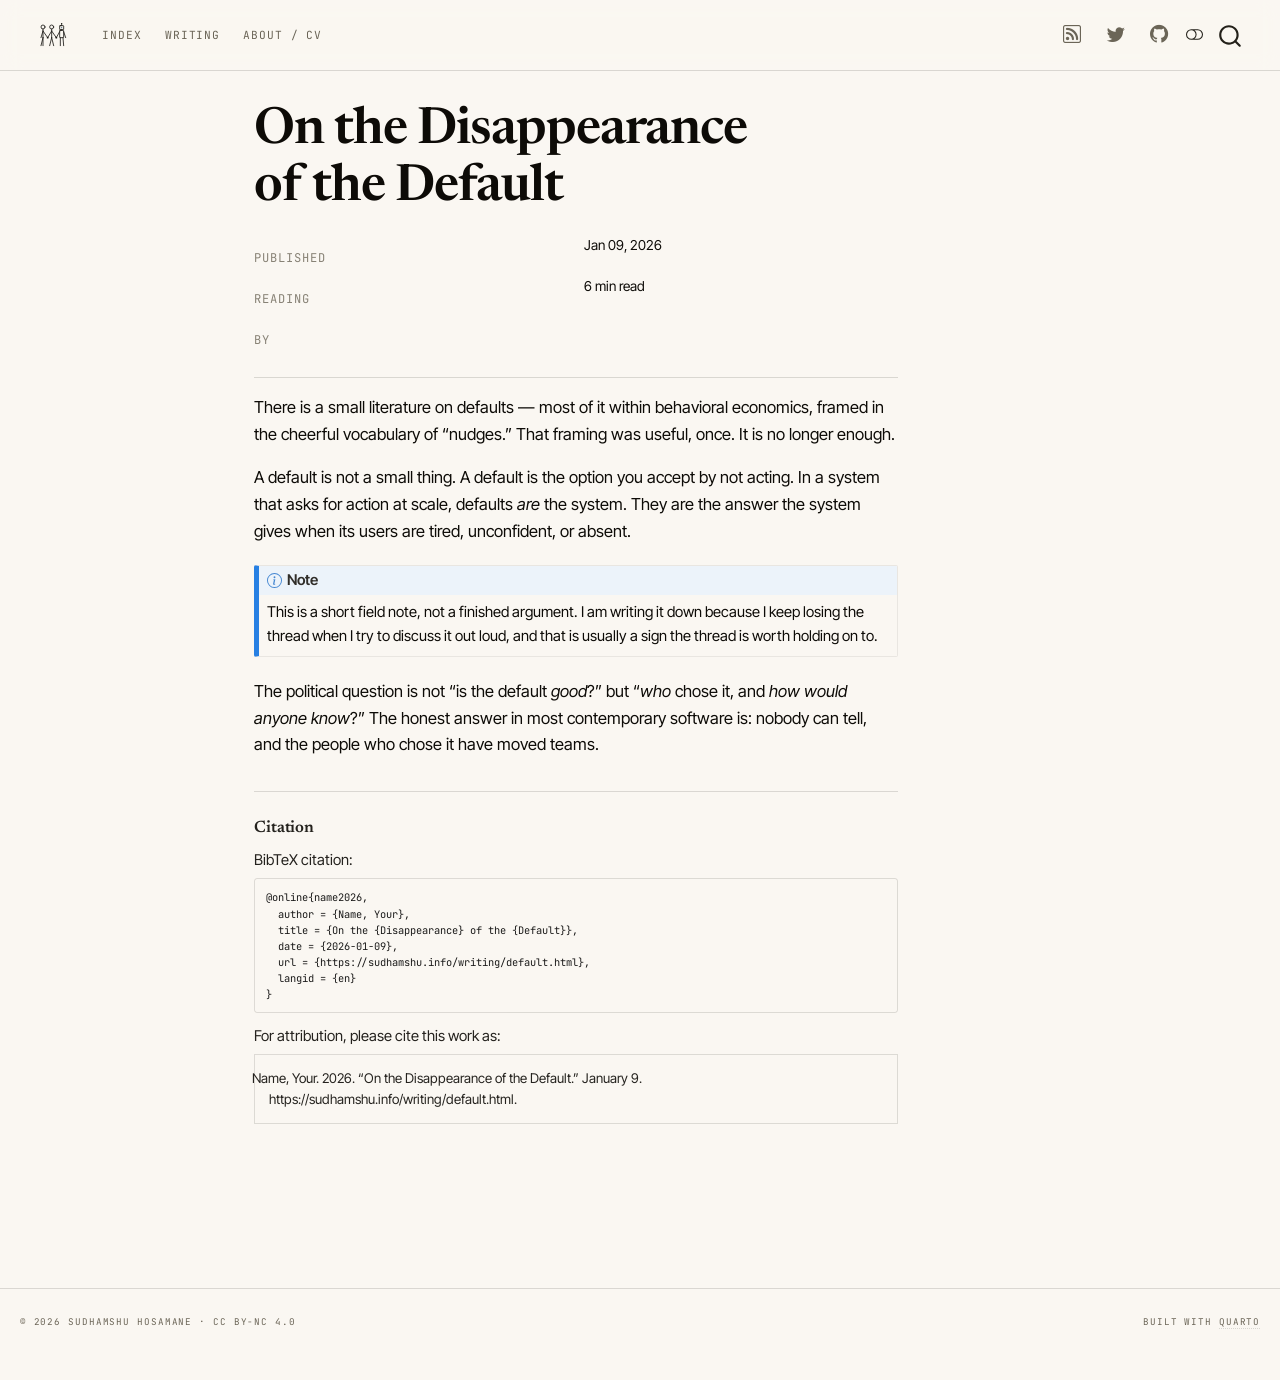
<file: writing/default.html>
<!DOCTYPE html>
<html xmlns="http://www.w3.org/1999/xhtml" lang="en" xml:lang="en"><head>

<meta charset="utf-8">
<meta name="generator" content="quarto-1.9.38">

<meta name="viewport" content="width=device-width, initial-scale=1.0, user-scalable=yes">

<meta name="author" content="Your Name">
<meta name="description" content="A short note on the politics of preselected options, and the long shadow they cast on consent.">

<title>On the Disappearance of the Default – Sudhamshu Hosamane</title>
<style>
/* Default styles provided by pandoc.
** See https://pandoc.org/MANUAL.html#variables-for-html for config info.
*/
code{white-space: pre-wrap;}
span.smallcaps{font-variant: small-caps;}
div.columns{display: flex; gap: min(4vw, 1.5em);}
div.column{flex: auto; overflow-x: auto;}
div.hanging-indent{margin-left: 1.5em; text-indent: -1.5em;}
ul.task-list{list-style: none;}
ul.task-list li input[type="checkbox"] {
  width: 0.8em;
  margin: 0 0.8em 0.2em -1em; /* quarto-specific, see https://github.com/quarto-dev/quarto-cli/issues/4556 */ 
  vertical-align: middle;
}
</style>


<script src="../site_libs/quarto-nav/quarto-nav.js"></script>
<script src="../site_libs/quarto-nav/headroom.min.js"></script>
<script src="../site_libs/clipboard/clipboard.min.js"></script>
<script src="../site_libs/quarto-search/autocomplete.umd.js"></script>
<script src="../site_libs/quarto-search/fuse.min.js"></script>
<script src="../site_libs/quarto-search/quarto-search.js"></script>
<meta name="quarto:offset" content="../">
<link href="../assets/favicon.svg" rel="icon" type="image/svg+xml">
<script src="../site_libs/quarto-html/quarto.js" type="module"></script>
<script src="../site_libs/quarto-html/tabsets/tabsets.js" type="module"></script>
<script src="../site_libs/quarto-html/popper.min.js"></script>
<script src="../site_libs/quarto-html/tippy.umd.min.js"></script>
<script src="../site_libs/quarto-html/anchor.min.js"></script>
<link href="../site_libs/quarto-html/tippy.css" rel="stylesheet">
<link href="../site_libs/quarto-html/quarto-syntax-highlighting-96ebe82b8db4e1070ca8c51563aaef74.css" rel="stylesheet" class="quarto-color-scheme" id="quarto-text-highlighting-styles">
<link href="../site_libs/quarto-html/quarto-syntax-highlighting-dark-1380b502faf4413009b5096ef82a1b9d.css" rel="stylesheet" class="quarto-color-scheme quarto-color-alternate" id="quarto-text-highlighting-styles">
<link href="../site_libs/quarto-html/quarto-syntax-highlighting-96ebe82b8db4e1070ca8c51563aaef74.css" rel="stylesheet" class="quarto-color-scheme-extra" id="quarto-text-highlighting-styles">
<script src="../site_libs/bootstrap/bootstrap.min.js"></script>
<link href="../site_libs/bootstrap/bootstrap-icons.css" rel="stylesheet">
<link href="../site_libs/bootstrap/bootstrap-f79d4207a7af01b76896e54bb25c8ef7.min.css" rel="stylesheet" append-hash="true" class="quarto-color-scheme" id="quarto-bootstrap" data-mode="light">
<link href="../site_libs/bootstrap/bootstrap-dark-2c49f60229bc3836ea1d8364ab2d6187.min.css" rel="stylesheet" append-hash="true" class="quarto-color-scheme quarto-color-alternate" id="quarto-bootstrap" data-mode="light">
<link href="../site_libs/bootstrap/bootstrap-f79d4207a7af01b76896e54bb25c8ef7.min.css" rel="stylesheet" append-hash="true" class="quarto-color-scheme-extra" id="quarto-bootstrap" data-mode="light">
<script id="quarto-search-options" type="application/json">{
  "location": "navbar",
  "copy-button": false,
  "collapse-after": 3,
  "panel-placement": "end",
  "type": "overlay",
  "limit": 50,
  "keyboard-shortcut": [
    "f",
    "/",
    "s"
  ],
  "show-item-context": false,
  "language": {
    "search-no-results-text": "No results",
    "search-matching-documents-text": "matching documents",
    "search-copy-link-title": "Copy link to search",
    "search-hide-matches-text": "Hide additional matches",
    "search-more-match-text": "more match in this document",
    "search-more-matches-text": "more matches in this document",
    "search-clear-button-title": "Clear",
    "search-text-placeholder": "",
    "search-detached-cancel-button-title": "Cancel",
    "search-submit-button-title": "Submit",
    "search-label": "Search"
  }
}</script>
<style>html{ scroll-behavior: smooth; }</style>
<link rel="preconnect" href="https://fonts.googleapis.com">
<link rel="preconnect" href="https://fonts.gstatic.com" crossorigin="">
<link href="https://fonts.googleapis.com/css2?family=Newsreader:ital,opsz,wght@0,6..72,300..700;1,6..72,300..700&amp;family=Inter+Tight:wght@300..700&amp;family=JetBrains+Mono:wght@300..600&amp;display=swap" rel="stylesheet">


<link rel="stylesheet" href="../custom.css">
<meta property="og:title" content="On the Disappearance of the Default – Sudhamshu Hosamane">
<meta property="og:description" content="A short note on the politics of preselected options, and the long shadow they cast on consent.">
<meta property="og:site_name" content="Sudhamshu Hosamane">
<meta name="twitter:title" content="On the Disappearance of the Default – Sudhamshu Hosamane">
<meta name="twitter:description" content="A short note on the politics of preselected options, and the long shadow they cast on consent.">
<meta name="twitter:creator" content="@theSudhamshow">
<meta name="twitter:card" content="summary">
</head>

<body class="nav-fixed quarto-light"><script id="quarto-html-before-body" type="application/javascript">
    const toggleBodyColorMode = (bsSheetEl) => {
      const mode = bsSheetEl.getAttribute("data-mode");
      const bodyEl = window.document.querySelector("body");
      if (mode === "dark") {
        bodyEl.classList.add("quarto-dark");
        bodyEl.classList.remove("quarto-light");
      } else {
        bodyEl.classList.add("quarto-light");
        bodyEl.classList.remove("quarto-dark");
      }
    }
    const toggleBodyColorPrimary = () => {
      const bsSheetEl = window.document.querySelector("link#quarto-bootstrap:not([rel=disabled-stylesheet])");
      if (bsSheetEl) {
        toggleBodyColorMode(bsSheetEl);
      }
    }
    const setColorSchemeToggle = (alternate) => {
      const toggles = window.document.querySelectorAll('.quarto-color-scheme-toggle');
      for (let i=0; i < toggles.length; i++) {
        const toggle = toggles[i];
        if (toggle) {
          if (alternate) {
            toggle.classList.add("alternate");
          } else {
            toggle.classList.remove("alternate");
          }
        }
      }
    };
    const toggleColorMode = (alternate) => {
      // Switch the stylesheets
      const primaryStylesheets = window.document.querySelectorAll('link.quarto-color-scheme:not(.quarto-color-alternate)');
      const alternateStylesheets = window.document.querySelectorAll('link.quarto-color-scheme.quarto-color-alternate');
      manageTransitions('#quarto-margin-sidebar .nav-link', false);
      if (alternate) {
        // note: dark is layered on light, we don't disable primary!
        enableStylesheet(alternateStylesheets);
        for (const sheetNode of alternateStylesheets) {
          if (sheetNode.id === "quarto-bootstrap") {
            toggleBodyColorMode(sheetNode);
          }
        }
      } else {
        disableStylesheet(alternateStylesheets);
        enableStylesheet(primaryStylesheets)
        toggleBodyColorPrimary();
      }
      manageTransitions('#quarto-margin-sidebar .nav-link', true);
      // Switch the toggles
      setColorSchemeToggle(alternate)
      // Hack to workaround the fact that safari doesn't
      // properly recolor the scrollbar when toggling (#1455)
      if (navigator.userAgent.indexOf('Safari') > 0 && navigator.userAgent.indexOf('Chrome') == -1) {
        manageTransitions("body", false);
        window.scrollTo(0, 1);
        setTimeout(() => {
          window.scrollTo(0, 0);
          manageTransitions("body", true);
        }, 40);
      }
    }
    const disableStylesheet = (stylesheets) => {
      for (let i=0; i < stylesheets.length; i++) {
        const stylesheet = stylesheets[i];
        stylesheet.rel = 'disabled-stylesheet';
      }
    }
    const enableStylesheet = (stylesheets) => {
      for (let i=0; i < stylesheets.length; i++) {
        const stylesheet = stylesheets[i];
        if(stylesheet.rel !== 'stylesheet') { // for Chrome, which will still FOUC without this check
          stylesheet.rel = 'stylesheet';
        }
      }
    }
    const manageTransitions = (selector, allowTransitions) => {
      const els = window.document.querySelectorAll(selector);
      for (let i=0; i < els.length; i++) {
        const el = els[i];
        if (allowTransitions) {
          el.classList.remove('notransition');
        } else {
          el.classList.add('notransition');
        }
      }
    }
    const isFileUrl = () => {
      return window.location.protocol === 'file:';
    }
    const hasAlternateSentinel = () => {
      let styleSentinel = getColorSchemeSentinel();
      if (styleSentinel !== null) {
        return styleSentinel === "alternate";
      } else {
        return false;
      }
    }
    const setStyleSentinel = (alternate) => {
      const value = alternate ? "alternate" : "default";
      if (!isFileUrl()) {
        window.localStorage.setItem("quarto-color-scheme", value);
      } else {
        localAlternateSentinel = value;
      }
    }
    const getColorSchemeSentinel = () => {
      if (!isFileUrl()) {
        const storageValue = window.localStorage.getItem("quarto-color-scheme");
        return storageValue != null ? storageValue : localAlternateSentinel;
      } else {
        return localAlternateSentinel;
      }
    }
    const toggleGiscusIfUsed = (isAlternate, darkModeDefault) => {
      const baseTheme = document.querySelector('#giscus-base-theme')?.value ?? 'light';
      const alternateTheme = document.querySelector('#giscus-alt-theme')?.value ?? 'dark';
      let newTheme = '';
      if(authorPrefersDark) {
        newTheme = isAlternate ? baseTheme : alternateTheme;
      } else {
        newTheme = isAlternate ? alternateTheme : baseTheme;
      }
      const changeGiscusTheme = () => {
        // From: https://github.com/giscus/giscus/issues/336
        const sendMessage = (message) => {
          const iframe = document.querySelector('iframe.giscus-frame');
          if (!iframe) return;
          iframe.contentWindow.postMessage({ giscus: message }, 'https://giscus.app');
        }
        sendMessage({
          setConfig: {
            theme: newTheme
          }
        });
      }
      const isGiscussLoaded = window.document.querySelector('iframe.giscus-frame') !== null;
      if (isGiscussLoaded) {
        changeGiscusTheme();
      }
    };
    const authorPrefersDark = false;
    const darkModeDefault = authorPrefersDark;
      document.querySelector('link#quarto-text-highlighting-styles.quarto-color-scheme-extra').rel = 'disabled-stylesheet';
      document.querySelector('link#quarto-bootstrap.quarto-color-scheme-extra').rel = 'disabled-stylesheet';
    let localAlternateSentinel = darkModeDefault ? 'alternate' : 'default';
    // Dark / light mode switch
    window.quartoToggleColorScheme = () => {
      // Read the current dark / light value
      let toAlternate = !hasAlternateSentinel();
      toggleColorMode(toAlternate);
      setStyleSentinel(toAlternate);
      toggleGiscusIfUsed(toAlternate, darkModeDefault);
      window.dispatchEvent(new Event('resize'));
    };
    // Switch to dark mode if need be
    if (hasAlternateSentinel()) {
      toggleColorMode(true);
    } else {
      toggleColorMode(false);
    }
  </script>

<div id="quarto-search-results"></div>
  <header id="quarto-header" class="headroom fixed-top">
    <nav class="navbar navbar-expand-lg " data-bs-theme="dark">
      <div class="navbar-container container-fluid">
      <div class="navbar-brand-container mx-auto">
    <a href="../index.html" class="navbar-brand navbar-brand-logo">
    <img src="../assets/logo.svg" alt="Home" class="navbar-logo light-content">
    <img src="../assets/logo.svg" alt="Home" class="navbar-logo dark-content">
    </a>
  </div>
            <div id="quarto-search" class="" title="Search"></div>
          <button class="navbar-toggler" type="button" data-bs-toggle="collapse" data-bs-target="#navbarCollapse" aria-controls="navbarCollapse" role="menu" aria-expanded="false" aria-label="Toggle navigation" onclick="if (window.quartoToggleHeadroom) { window.quartoToggleHeadroom(); }">
  <span class="navbar-toggler-icon"></span>
</button>
          <div class="collapse navbar-collapse" id="navbarCollapse">
            <ul class="navbar-nav navbar-nav-scroll me-auto">
  <li class="nav-item">
    <a class="nav-link" href="../index.html"> 
<span class="menu-text">Index</span></a>
  </li>  
  <li class="nav-item">
    <a class="nav-link" href="../writing/index.html"> 
<span class="menu-text">Writing</span></a>
  </li>  
  <li class="nav-item">
    <a class="nav-link" href="../about.html"> 
<span class="menu-text">About / CV</span></a>
  </li>  
</ul>
            <ul class="navbar-nav navbar-nav-scroll ms-auto">
  <li class="nav-item compact">
    <a class="nav-link" href="../writing/index.xml"> <i class="bi bi-rss" role="img">
</i> 
<span class="menu-text"></span></a>
  </li>  
  <li class="nav-item compact">
    <a class="nav-link" href="https://twitter.com/theSudhamshow"> <i class="bi bi-twitter" role="img" aria-label="Twitter">
</i> 
<span class="menu-text"></span></a>
  </li>  
  <li class="nav-item compact">
    <a class="nav-link" href="https://github.com/sudhamshow"> <i class="bi bi-github" role="img" aria-label="GitHub">
</i> 
<span class="menu-text"></span></a>
  </li>  
</ul>
          </div> <!-- /navcollapse -->
            <div class="quarto-navbar-tools">
  <a href="" class="quarto-color-scheme-toggle quarto-navigation-tool  px-1" onclick="window.quartoToggleColorScheme(); return false;" title="Toggle dark mode"><i class="bi"></i></a>
</div>
      </div> <!-- /container-fluid -->
    </nav>
</header>
<!-- content -->
<div id="quarto-content" class="quarto-container page-columns page-rows-contents page-layout-article page-navbar">
<!-- sidebar -->
<!-- margin-sidebar -->
    <div id="quarto-margin-sidebar" class="sidebar margin-sidebar zindex-bottom">
        
    </div>
<!-- main -->
<main class="content" id="quarto-document-content">


<header id="title-block-header" class="quarto-title-block default">
  <div class="quarto-title">
          
    
    <h1 class="title">On the Disappearance of the Default</h1>

    
          <div class="quarto-title-meta">
        <div class="quarto-title-meta-heading">Published</div>
        <div class="quarto-title-meta-contents">Jan 09, 2026</div>

                  <div class="quarto-title-meta-heading">Reading</div>
          <div class="quarto-title-meta-contents">6 min read</div>
        
                  <div class="quarto-title-meta-heading">By</div>
          <div class="quarto-title-meta-contents">
            
          </div>
        
              </div>
      </div>
</header>


<p>There is a small literature on defaults — most of it within behavioral economics, framed in the cheerful vocabulary of “nudges.” That framing was useful, once. It is no longer enough.</p>
<p>A default is not a small thing. A default is the option you accept by not acting. In a system that asks for action at scale, defaults <em>are</em> the system. They are the answer the system gives when its users are tired, unconfident, or absent.</p>
<div class="callout callout-style-default callout-note callout-titled">
<div class="callout-header d-flex align-content-center">
<div class="callout-icon-container">
<i class="callout-icon"></i>
</div>
<div class="callout-title-container flex-fill">
Note
</div>
</div>
<div class="callout-body-container callout-body">
<p>This is a short field note, not a finished argument. I am writing it down because I keep losing the thread when I try to discuss it out loud, and that is usually a sign the thread is worth holding on to.</p>
</div>
</div>
<p>The political question is not “is the default <em>good</em>?” but “<em>who</em> chose it, and <em>how would anyone know</em>?” The honest answer in most contemporary software is: nobody can tell, and the people who chose it have moved teams.</p>



<div id="quarto-appendix" class="default"><section class="quarto-appendix-contents" id="quarto-citation"><h2 class="anchored quarto-appendix-heading">Citation</h2><div><div class="quarto-appendix-secondary-label">BibTeX citation:</div><pre class="sourceCode code-with-copy quarto-appendix-bibtex"><code class="sourceCode bibtex">@online{name2026,
  author = {Name, Your},
  title = {On the {Disappearance} of the {Default}},
  date = {2026-01-09},
  url = {https://sudhamshu.info/writing/default.html},
  langid = {en}
}
</code><button title="Copy to Clipboard" class="code-copy-button"><i class="bi"></i></button></pre><div class="quarto-appendix-secondary-label">For attribution, please cite this work as:</div><div id="ref-name2026" class="csl-entry quarto-appendix-citeas" role="listitem">
Name, Your. 2026. <span>“On the Disappearance of the Default.”</span>
January 9. <a href="https://sudhamshu.info/writing/default.html">https://sudhamshu.info/writing/default.html</a>.
</div></div></section></div></main> <!-- /main -->
<script id="quarto-html-after-body" type="application/javascript">
  window.document.addEventListener("DOMContentLoaded", function (event) {
    // Ensure there is a toggle, if there isn't float one in the top right
    if (window.document.querySelector('.quarto-color-scheme-toggle') === null) {
      const a = window.document.createElement('a');
      a.classList.add('top-right');
      a.classList.add('quarto-color-scheme-toggle');
      a.href = "";
      a.onclick = function() { try { window.quartoToggleColorScheme(); } catch {} return false; };
      const i = window.document.createElement("i");
      i.classList.add('bi');
      a.appendChild(i);
      window.document.body.appendChild(a);
    }
    setColorSchemeToggle(hasAlternateSentinel())
    const icon = "";
    const anchorJS = new window.AnchorJS();
    anchorJS.options = {
      placement: 'right',
      icon: icon
    };
    anchorJS.add('.anchored');
    const isCodeAnnotation = (el) => {
      for (const clz of el.classList) {
        if (clz.startsWith('code-annotation-')) {                     
          return true;
        }
      }
      return false;
    }
    const onCopySuccess = function(e) {
      // button target
      const button = e.trigger;
      // don't keep focus
      button.blur();
      // flash "checked"
      button.classList.add('code-copy-button-checked');
      var currentTitle = button.getAttribute("title");
      button.setAttribute("title", "Copied!");
      let tooltip;
      if (window.bootstrap) {
        button.setAttribute("data-bs-toggle", "tooltip");
        button.setAttribute("data-bs-placement", "left");
        button.setAttribute("data-bs-title", "Copied!");
        tooltip = new bootstrap.Tooltip(button, 
          { trigger: "manual", 
            customClass: "code-copy-button-tooltip",
            offset: [0, -8]});
        tooltip.show();    
      }
      setTimeout(function() {
        if (tooltip) {
          tooltip.hide();
          button.removeAttribute("data-bs-title");
          button.removeAttribute("data-bs-toggle");
          button.removeAttribute("data-bs-placement");
        }
        button.setAttribute("title", currentTitle);
        button.classList.remove('code-copy-button-checked');
      }, 1000);
      // clear code selection
      e.clearSelection();
    }
    const getTextToCopy = function(trigger) {
      const outerScaffold = trigger.parentElement.cloneNode(true);
      const codeEl = outerScaffold.querySelector('code');
      for (const childEl of codeEl.children) {
        if (isCodeAnnotation(childEl)) {
          childEl.remove();
        }
      }
      return codeEl.innerText;
    }
    const clipboard = new window.ClipboardJS('.code-copy-button:not([data-in-quarto-modal])', {
      text: getTextToCopy
    });
    clipboard.on('success', onCopySuccess);
    if (window.document.getElementById('quarto-embedded-source-code-modal')) {
      const clipboardModal = new window.ClipboardJS('.code-copy-button[data-in-quarto-modal]', {
        text: getTextToCopy,
        container: window.document.getElementById('quarto-embedded-source-code-modal')
      });
      clipboardModal.on('success', onCopySuccess);
    }
      var localhostRegex = new RegExp(/^(?:http|https):\/\/localhost\:?[0-9]*\//);
      var mailtoRegex = new RegExp(/^mailto:/);
        var filterRegex = new RegExp("https:\/\/sudhamshu\.info");
      var isInternal = (href) => {
          return filterRegex.test(href) || localhostRegex.test(href) || mailtoRegex.test(href);
      }
      // Inspect non-navigation links and adorn them if external
     var links = window.document.querySelectorAll('a[href]:not(.nav-link):not(.navbar-brand):not(.toc-action):not(.sidebar-link):not(.sidebar-item-toggle):not(.pagination-link):not(.no-external):not([aria-hidden]):not(.dropdown-item):not(.quarto-navigation-tool):not(.about-link)');
      for (var i=0; i<links.length; i++) {
        const link = links[i];
        if (!isInternal(link.href)) {
          // undo the damage that might have been done by quarto-nav.js in the case of
          // links that we want to consider external
          if (link.dataset.originalHref !== undefined) {
            link.href = link.dataset.originalHref;
          }
        }
      }
    function tippyHover(el, contentFn, onTriggerFn, onUntriggerFn) {
      const config = {
        allowHTML: true,
        maxWidth: 500,
        delay: 100,
        arrow: false,
        appendTo: function(el) {
            return el.parentElement;
        },
        interactive: true,
        interactiveBorder: 10,
        theme: 'quarto',
        placement: 'bottom-start',
      };
      if (contentFn) {
        config.content = contentFn;
      }
      if (onTriggerFn) {
        config.onTrigger = onTriggerFn;
      }
      if (onUntriggerFn) {
        config.onUntrigger = onUntriggerFn;
      }
      window.tippy(el, config); 
    }
    const noterefs = window.document.querySelectorAll('a[role="doc-noteref"]');
    for (var i=0; i<noterefs.length; i++) {
      const ref = noterefs[i];
      tippyHover(ref, function() {
        // use id or data attribute instead here
        let href = ref.getAttribute('data-footnote-href') || ref.getAttribute('href');
        try { href = new URL(href).hash; } catch {}
        const id = href.replace(/^#\/?/, "");
        const note = window.document.getElementById(id);
        if (note) {
          return note.innerHTML;
        } else {
          return "";
        }
      });
    }
    const xrefs = window.document.querySelectorAll('a.quarto-xref');
    const processXRef = (id, note) => {
      // Strip column container classes
      const stripColumnClz = (el) => {
        el.classList.remove("page-full", "page-columns");
        if (el.children) {
          for (const child of el.children) {
            stripColumnClz(child);
          }
        }
      }
      stripColumnClz(note)
      if (id === null || id.startsWith('sec-')) {
        // Special case sections, only their first couple elements
        const container = document.createElement("div");
        if (note.children && note.children.length > 2) {
          container.appendChild(note.children[0].cloneNode(true));
          for (let i = 1; i < note.children.length; i++) {
            const child = note.children[i];
            if (child.tagName === "P" && child.innerText === "") {
              continue;
            } else {
              container.appendChild(child.cloneNode(true));
              break;
            }
          }
          if (window.Quarto?.typesetMath) {
            window.Quarto.typesetMath(container);
          }
          return container.innerHTML
        } else {
          if (window.Quarto?.typesetMath) {
            window.Quarto.typesetMath(note);
          }
          return note.innerHTML;
        }
      } else {
        // Remove any anchor links if they are present
        const anchorLink = note.querySelector('a.anchorjs-link');
        if (anchorLink) {
          anchorLink.remove();
        }
        if (window.Quarto?.typesetMath) {
          window.Quarto.typesetMath(note);
        }
        if (note.classList.contains("callout")) {
          return note.outerHTML;
        } else {
          return note.innerHTML;
        }
      }
    }
    for (var i=0; i<xrefs.length; i++) {
      const xref = xrefs[i];
      tippyHover(xref, undefined, function(instance) {
        instance.disable();
        let url = xref.getAttribute('href');
        let hash = undefined; 
        if (url.startsWith('#')) {
          hash = url;
        } else {
          try { hash = new URL(url).hash; } catch {}
        }
        if (hash) {
          const id = hash.replace(/^#\/?/, "");
          const note = window.document.getElementById(id);
          if (note !== null) {
            try {
              const html = processXRef(id, note.cloneNode(true));
              instance.setContent(html);
            } finally {
              instance.enable();
              instance.show();
            }
          } else {
            // See if we can fetch this
            fetch(url.split('#')[0])
            .then(res => res.text())
            .then(html => {
              const parser = new DOMParser();
              const htmlDoc = parser.parseFromString(html, "text/html");
              const note = htmlDoc.getElementById(id);
              if (note !== null) {
                const html = processXRef(id, note);
                instance.setContent(html);
              } 
            }).finally(() => {
              instance.enable();
              instance.show();
            });
          }
        } else {
          // See if we can fetch a full url (with no hash to target)
          // This is a special case and we should probably do some content thinning / targeting
          fetch(url)
          .then(res => res.text())
          .then(html => {
            const parser = new DOMParser();
            const htmlDoc = parser.parseFromString(html, "text/html");
            const note = htmlDoc.querySelector('main.content');
            if (note !== null) {
              // This should only happen for chapter cross references
              // (since there is no id in the URL)
              // remove the first header
              if (note.children.length > 0 && note.children[0].tagName === "HEADER") {
                note.children[0].remove();
              }
              const html = processXRef(null, note);
              instance.setContent(html);
            } 
          }).finally(() => {
            instance.enable();
            instance.show();
          });
        }
      }, function(instance) {
      });
    }
        let selectedAnnoteEl;
        const selectorForAnnotation = ( cell, annotation) => {
          let cellAttr = 'data-code-cell="' + cell + '"';
          let lineAttr = 'data-code-annotation="' +  annotation + '"';
          const selector = 'span[' + cellAttr + '][' + lineAttr + ']';
          return selector;
        }
        const selectCodeLines = (annoteEl) => {
          const doc = window.document;
          const targetCell = annoteEl.getAttribute("data-target-cell");
          const targetAnnotation = annoteEl.getAttribute("data-target-annotation");
          const annoteSpan = window.document.querySelector(selectorForAnnotation(targetCell, targetAnnotation));
          const lines = annoteSpan.getAttribute("data-code-lines").split(",");
          const lineIds = lines.map((line) => {
            return targetCell + "-" + line;
          })
          let top = null;
          let height = null;
          let parent = null;
          if (lineIds.length > 0) {
              //compute the position of the single el (top and bottom and make a div)
              const el = window.document.getElementById(lineIds[0]);
              top = el.offsetTop;
              height = el.offsetHeight;
              parent = el.parentElement.parentElement;
            if (lineIds.length > 1) {
              const lastEl = window.document.getElementById(lineIds[lineIds.length - 1]);
              const bottom = lastEl.offsetTop + lastEl.offsetHeight;
              height = bottom - top;
            }
            if (top !== null && height !== null && parent !== null) {
              // cook up a div (if necessary) and position it 
              let div = window.document.getElementById("code-annotation-line-highlight");
              if (div === null) {
                div = window.document.createElement("div");
                div.setAttribute("id", "code-annotation-line-highlight");
                div.style.position = 'absolute';
                parent.appendChild(div);
              }
              div.style.top = top - 2 + "px";
              div.style.height = height + 4 + "px";
              div.style.left = 0;
              let gutterDiv = window.document.getElementById("code-annotation-line-highlight-gutter");
              if (gutterDiv === null) {
                gutterDiv = window.document.createElement("div");
                gutterDiv.setAttribute("id", "code-annotation-line-highlight-gutter");
                gutterDiv.style.position = 'absolute';
                const codeCell = window.document.getElementById(targetCell);
                const gutter = codeCell.querySelector('.code-annotation-gutter');
                gutter.appendChild(gutterDiv);
              }
              gutterDiv.style.top = top - 2 + "px";
              gutterDiv.style.height = height + 4 + "px";
            }
            selectedAnnoteEl = annoteEl;
          }
        };
        const unselectCodeLines = () => {
          const elementsIds = ["code-annotation-line-highlight", "code-annotation-line-highlight-gutter"];
          elementsIds.forEach((elId) => {
            const div = window.document.getElementById(elId);
            if (div) {
              div.remove();
            }
          });
          selectedAnnoteEl = undefined;
        };
          // Handle positioning of the toggle
      window.addEventListener(
        "resize",
        throttle(() => {
          elRect = undefined;
          if (selectedAnnoteEl) {
            selectCodeLines(selectedAnnoteEl);
          }
        }, 10)
      );
      function throttle(fn, ms) {
      let throttle = false;
      let timer;
        return (...args) => {
          if(!throttle) { // first call gets through
              fn.apply(this, args);
              throttle = true;
          } else { // all the others get throttled
              if(timer) clearTimeout(timer); // cancel #2
              timer = setTimeout(() => {
                fn.apply(this, args);
                timer = throttle = false;
              }, ms);
          }
        };
      }
        // Attach click handler to the DT
        const annoteDls = window.document.querySelectorAll('dt[data-target-cell]');
        for (const annoteDlNode of annoteDls) {
          annoteDlNode.addEventListener('click', (event) => {
            const clickedEl = event.target;
            if (clickedEl !== selectedAnnoteEl) {
              unselectCodeLines();
              const activeEl = window.document.querySelector('dt[data-target-cell].code-annotation-active');
              if (activeEl) {
                activeEl.classList.remove('code-annotation-active');
              }
              selectCodeLines(clickedEl);
              clickedEl.classList.add('code-annotation-active');
            } else {
              // Unselect the line
              unselectCodeLines();
              clickedEl.classList.remove('code-annotation-active');
            }
          });
        }
    const findCites = (el) => {
      const parentEl = el.parentElement;
      if (parentEl) {
        const cites = parentEl.dataset.cites;
        if (cites) {
          return {
            el,
            cites: cites.split(' ')
          };
        } else {
          return findCites(el.parentElement)
        }
      } else {
        return undefined;
      }
    };
    var bibliorefs = window.document.querySelectorAll('a[role="doc-biblioref"]');
    for (var i=0; i<bibliorefs.length; i++) {
      const ref = bibliorefs[i];
      const citeInfo = findCites(ref);
      if (citeInfo) {
        tippyHover(citeInfo.el, function() {
          var popup = window.document.createElement('div');
          citeInfo.cites.forEach(function(cite) {
            var citeDiv = window.document.createElement('div');
            citeDiv.classList.add('hanging-indent');
            citeDiv.classList.add('csl-entry');
            var biblioDiv = window.document.getElementById('ref-' + cite);
            if (biblioDiv) {
              citeDiv.innerHTML = biblioDiv.innerHTML;
            }
            popup.appendChild(citeDiv);
          });
          return popup.innerHTML;
        });
      }
    }
  });
  </script>
</div> <!-- /content -->
<footer class="footer">
  <div class="nav-footer">
    <div class="nav-footer-left">
<p>© 2026 Sudhamshu Hosamane · CC BY-NC 4.0</p>
</div>   
    <div class="nav-footer-center">
      &nbsp;
    </div>
    <div class="nav-footer-right">
<p>Built with <a href="https://quarto.org">Quarto</a></p>
</div>
  </div>
</footer>




<script src="../site_libs/quarto-html/zenscroll-min.js"></script>
</body></html>
</file>
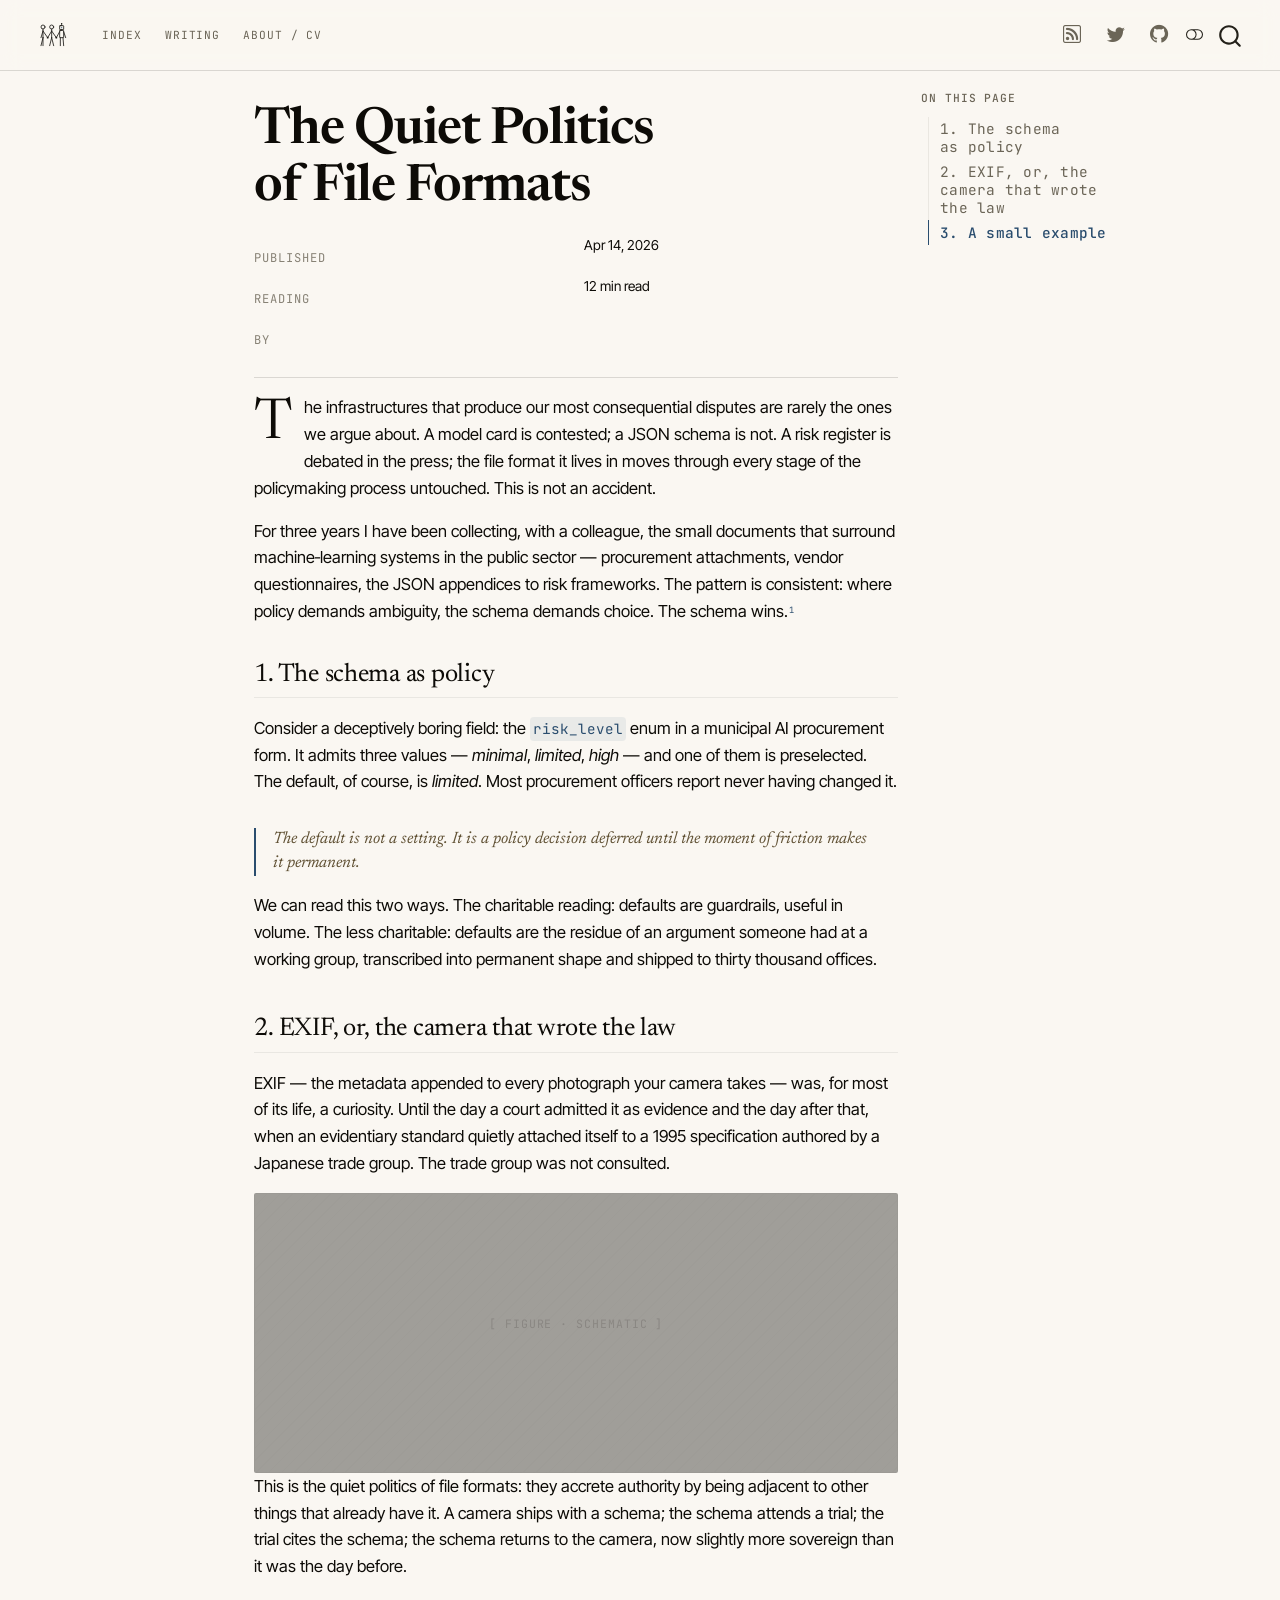
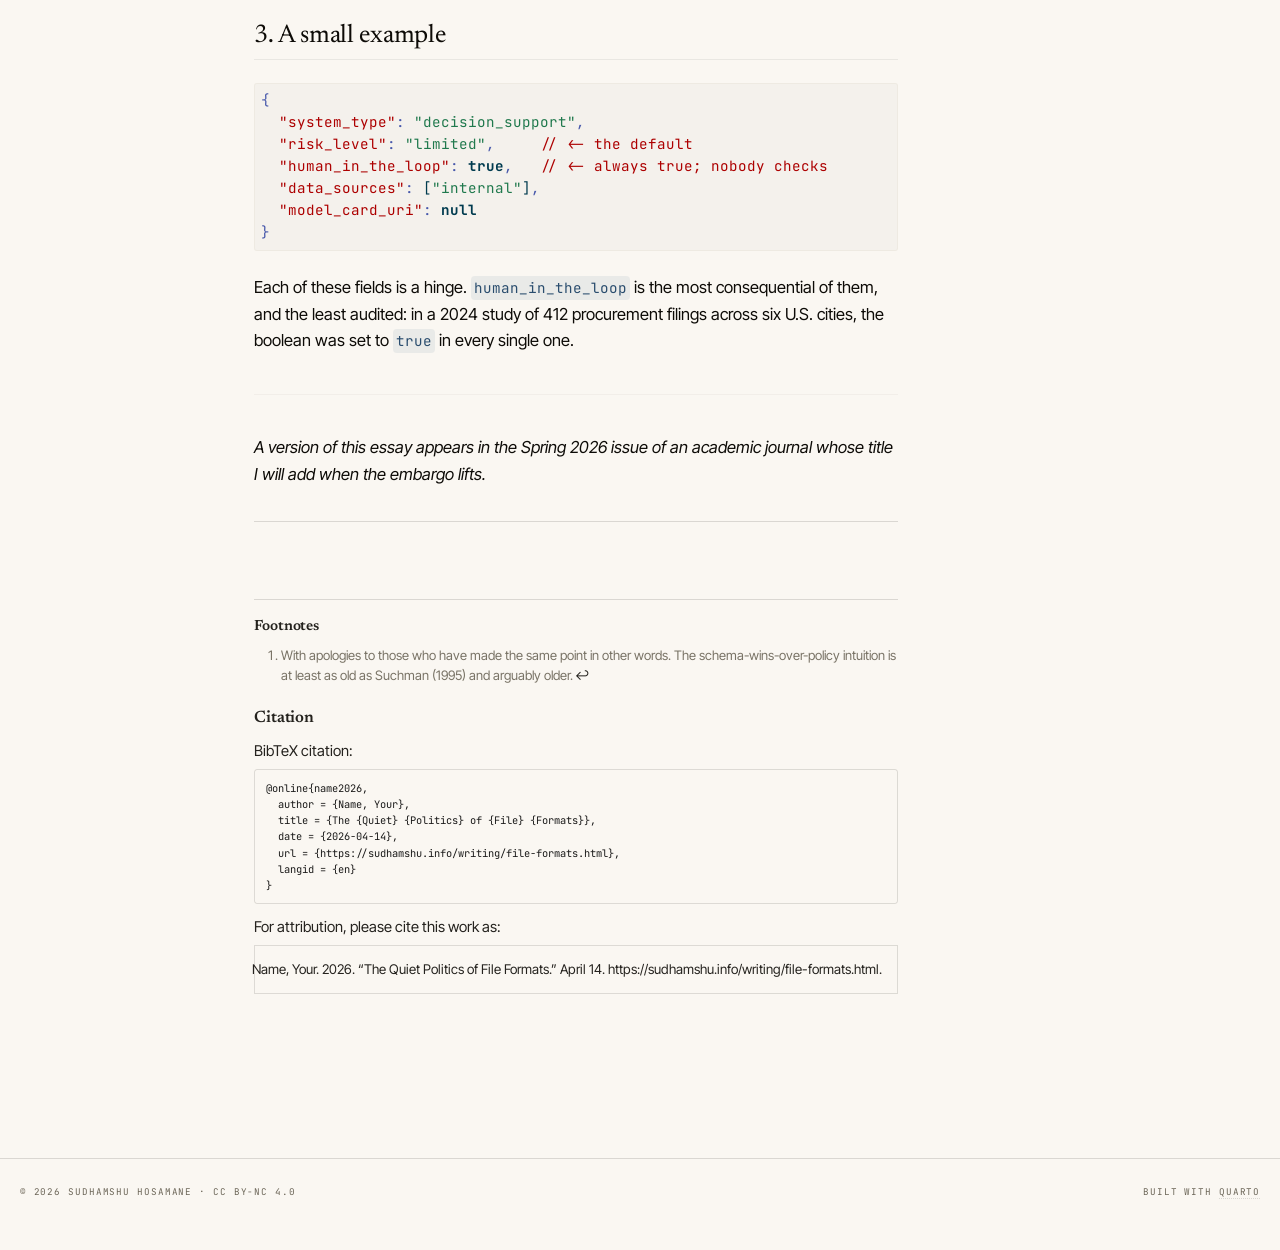
<file: writing/file-formats.html>
<!DOCTYPE html>
<html xmlns="http://www.w3.org/1999/xhtml" lang="en" xml:lang="en"><head>

<meta charset="utf-8">
<meta name="generator" content="quarto-1.9.38">

<meta name="viewport" content="width=device-width, initial-scale=1.0, user-scalable=yes">

<meta name="author" content="Your Name">
<meta name="description" content="EXIF tags, JSON-LD, and the schemas no one reads do more governance work than most policy memos.">

<title>The Quiet Politics of File Formats – Sudhamshu Hosamane</title>
<style>
/* Default styles provided by pandoc.
** See https://pandoc.org/MANUAL.html#variables-for-html for config info.
*/
code{white-space: pre-wrap;}
span.smallcaps{font-variant: small-caps;}
div.columns{display: flex; gap: min(4vw, 1.5em);}
div.column{flex: auto; overflow-x: auto;}
div.hanging-indent{margin-left: 1.5em; text-indent: -1.5em;}
ul.task-list{list-style: none;}
ul.task-list li input[type="checkbox"] {
  width: 0.8em;
  margin: 0 0.8em 0.2em -1em; /* quarto-specific, see https://github.com/quarto-dev/quarto-cli/issues/4556 */ 
  vertical-align: middle;
}
/* CSS for syntax highlighting */
html { -webkit-text-size-adjust: 100%; }
pre > code.sourceCode { white-space: pre; position: relative; }
pre > code.sourceCode > span { display: inline-block; line-height: 1.25; }
pre > code.sourceCode > span:empty { height: 1.2em; }
.sourceCode { overflow: visible; }
code.sourceCode > span { color: inherit; text-decoration: inherit; }
div.sourceCode { margin: 1em 0; }
pre.sourceCode { margin: 0; }
@media screen {
div.sourceCode { overflow: auto; }
}
@media print {
pre > code.sourceCode { white-space: pre-wrap; }
pre > code.sourceCode > span { text-indent: -5em; padding-left: 5em; }
}
pre.numberSource code
  { counter-reset: source-line 0; }
pre.numberSource code > span
  { position: relative; left: -4em; counter-increment: source-line; }
pre.numberSource code > span > a:first-child::before
  { content: counter(source-line);
    position: relative; left: -1em; text-align: right; vertical-align: baseline;
    border: none; display: inline-block;
    -webkit-touch-callout: none; -webkit-user-select: none;
    -khtml-user-select: none; -moz-user-select: none;
    -ms-user-select: none; user-select: none;
    padding: 0 4px; width: 4em;
  }
pre.numberSource { margin-left: 3em;  padding-left: 4px; }
div.sourceCode
  {   }
@media screen {
pre > code.sourceCode > span > a:first-child::before { text-decoration: underline; }
}
</style>


<script src="../site_libs/quarto-nav/quarto-nav.js"></script>
<script src="../site_libs/quarto-nav/headroom.min.js"></script>
<script src="../site_libs/clipboard/clipboard.min.js"></script>
<script src="../site_libs/quarto-search/autocomplete.umd.js"></script>
<script src="../site_libs/quarto-search/fuse.min.js"></script>
<script src="../site_libs/quarto-search/quarto-search.js"></script>
<meta name="quarto:offset" content="../">
<link href="../assets/favicon.svg" rel="icon" type="image/svg+xml">
<script src="../site_libs/quarto-html/quarto.js" type="module"></script>
<script src="../site_libs/quarto-html/tabsets/tabsets.js" type="module"></script>
<script src="../site_libs/quarto-html/popper.min.js"></script>
<script src="../site_libs/quarto-html/tippy.umd.min.js"></script>
<script src="../site_libs/quarto-html/anchor.min.js"></script>
<link href="../site_libs/quarto-html/tippy.css" rel="stylesheet">
<link href="../site_libs/quarto-html/quarto-syntax-highlighting-96ebe82b8db4e1070ca8c51563aaef74.css" rel="stylesheet" class="quarto-color-scheme" id="quarto-text-highlighting-styles">
<link href="../site_libs/quarto-html/quarto-syntax-highlighting-dark-1380b502faf4413009b5096ef82a1b9d.css" rel="stylesheet" class="quarto-color-scheme quarto-color-alternate" id="quarto-text-highlighting-styles">
<link href="../site_libs/quarto-html/quarto-syntax-highlighting-96ebe82b8db4e1070ca8c51563aaef74.css" rel="stylesheet" class="quarto-color-scheme-extra" id="quarto-text-highlighting-styles">
<script src="../site_libs/bootstrap/bootstrap.min.js"></script>
<link href="../site_libs/bootstrap/bootstrap-icons.css" rel="stylesheet">
<link href="../site_libs/bootstrap/bootstrap-f79d4207a7af01b76896e54bb25c8ef7.min.css" rel="stylesheet" append-hash="true" class="quarto-color-scheme" id="quarto-bootstrap" data-mode="light">
<link href="../site_libs/bootstrap/bootstrap-dark-2c49f60229bc3836ea1d8364ab2d6187.min.css" rel="stylesheet" append-hash="true" class="quarto-color-scheme quarto-color-alternate" id="quarto-bootstrap" data-mode="light">
<link href="../site_libs/bootstrap/bootstrap-f79d4207a7af01b76896e54bb25c8ef7.min.css" rel="stylesheet" append-hash="true" class="quarto-color-scheme-extra" id="quarto-bootstrap" data-mode="light">
<script id="quarto-search-options" type="application/json">{
  "location": "navbar",
  "copy-button": false,
  "collapse-after": 3,
  "panel-placement": "end",
  "type": "overlay",
  "limit": 50,
  "keyboard-shortcut": [
    "f",
    "/",
    "s"
  ],
  "show-item-context": false,
  "language": {
    "search-no-results-text": "No results",
    "search-matching-documents-text": "matching documents",
    "search-copy-link-title": "Copy link to search",
    "search-hide-matches-text": "Hide additional matches",
    "search-more-match-text": "more match in this document",
    "search-more-matches-text": "more matches in this document",
    "search-clear-button-title": "Clear",
    "search-text-placeholder": "",
    "search-detached-cancel-button-title": "Cancel",
    "search-submit-button-title": "Submit",
    "search-label": "Search"
  }
}</script>
<style>html{ scroll-behavior: smooth; }</style>
<link rel="preconnect" href="https://fonts.googleapis.com">
<link rel="preconnect" href="https://fonts.gstatic.com" crossorigin="">
<link href="https://fonts.googleapis.com/css2?family=Newsreader:ital,opsz,wght@0,6..72,300..700;1,6..72,300..700&amp;family=Inter+Tight:wght@300..700&amp;family=JetBrains+Mono:wght@300..600&amp;display=swap" rel="stylesheet">


<link rel="stylesheet" href="../custom.css">
<meta property="og:title" content="The Quiet Politics of File Formats – Sudhamshu Hosamane">
<meta property="og:description" content="EXIF tags, JSON-LD, and the schemas no one reads do more governance work than most policy memos.">
<meta property="og:site_name" content="Sudhamshu Hosamane">
<meta name="twitter:title" content="The Quiet Politics of File Formats – Sudhamshu Hosamane">
<meta name="twitter:description" content="EXIF tags, JSON-LD, and the schemas no one reads do more governance work than most policy memos.">
<meta name="twitter:creator" content="@theSudhamshow">
<meta name="twitter:card" content="summary">
</head>

<body class="nav-fixed quarto-light"><script id="quarto-html-before-body" type="application/javascript">
    const toggleBodyColorMode = (bsSheetEl) => {
      const mode = bsSheetEl.getAttribute("data-mode");
      const bodyEl = window.document.querySelector("body");
      if (mode === "dark") {
        bodyEl.classList.add("quarto-dark");
        bodyEl.classList.remove("quarto-light");
      } else {
        bodyEl.classList.add("quarto-light");
        bodyEl.classList.remove("quarto-dark");
      }
    }
    const toggleBodyColorPrimary = () => {
      const bsSheetEl = window.document.querySelector("link#quarto-bootstrap:not([rel=disabled-stylesheet])");
      if (bsSheetEl) {
        toggleBodyColorMode(bsSheetEl);
      }
    }
    const setColorSchemeToggle = (alternate) => {
      const toggles = window.document.querySelectorAll('.quarto-color-scheme-toggle');
      for (let i=0; i < toggles.length; i++) {
        const toggle = toggles[i];
        if (toggle) {
          if (alternate) {
            toggle.classList.add("alternate");
          } else {
            toggle.classList.remove("alternate");
          }
        }
      }
    };
    const toggleColorMode = (alternate) => {
      // Switch the stylesheets
      const primaryStylesheets = window.document.querySelectorAll('link.quarto-color-scheme:not(.quarto-color-alternate)');
      const alternateStylesheets = window.document.querySelectorAll('link.quarto-color-scheme.quarto-color-alternate');
      manageTransitions('#quarto-margin-sidebar .nav-link', false);
      if (alternate) {
        // note: dark is layered on light, we don't disable primary!
        enableStylesheet(alternateStylesheets);
        for (const sheetNode of alternateStylesheets) {
          if (sheetNode.id === "quarto-bootstrap") {
            toggleBodyColorMode(sheetNode);
          }
        }
      } else {
        disableStylesheet(alternateStylesheets);
        enableStylesheet(primaryStylesheets)
        toggleBodyColorPrimary();
      }
      manageTransitions('#quarto-margin-sidebar .nav-link', true);
      // Switch the toggles
      setColorSchemeToggle(alternate)
      // Hack to workaround the fact that safari doesn't
      // properly recolor the scrollbar when toggling (#1455)
      if (navigator.userAgent.indexOf('Safari') > 0 && navigator.userAgent.indexOf('Chrome') == -1) {
        manageTransitions("body", false);
        window.scrollTo(0, 1);
        setTimeout(() => {
          window.scrollTo(0, 0);
          manageTransitions("body", true);
        }, 40);
      }
    }
    const disableStylesheet = (stylesheets) => {
      for (let i=0; i < stylesheets.length; i++) {
        const stylesheet = stylesheets[i];
        stylesheet.rel = 'disabled-stylesheet';
      }
    }
    const enableStylesheet = (stylesheets) => {
      for (let i=0; i < stylesheets.length; i++) {
        const stylesheet = stylesheets[i];
        if(stylesheet.rel !== 'stylesheet') { // for Chrome, which will still FOUC without this check
          stylesheet.rel = 'stylesheet';
        }
      }
    }
    const manageTransitions = (selector, allowTransitions) => {
      const els = window.document.querySelectorAll(selector);
      for (let i=0; i < els.length; i++) {
        const el = els[i];
        if (allowTransitions) {
          el.classList.remove('notransition');
        } else {
          el.classList.add('notransition');
        }
      }
    }
    const isFileUrl = () => {
      return window.location.protocol === 'file:';
    }
    const hasAlternateSentinel = () => {
      let styleSentinel = getColorSchemeSentinel();
      if (styleSentinel !== null) {
        return styleSentinel === "alternate";
      } else {
        return false;
      }
    }
    const setStyleSentinel = (alternate) => {
      const value = alternate ? "alternate" : "default";
      if (!isFileUrl()) {
        window.localStorage.setItem("quarto-color-scheme", value);
      } else {
        localAlternateSentinel = value;
      }
    }
    const getColorSchemeSentinel = () => {
      if (!isFileUrl()) {
        const storageValue = window.localStorage.getItem("quarto-color-scheme");
        return storageValue != null ? storageValue : localAlternateSentinel;
      } else {
        return localAlternateSentinel;
      }
    }
    const toggleGiscusIfUsed = (isAlternate, darkModeDefault) => {
      const baseTheme = document.querySelector('#giscus-base-theme')?.value ?? 'light';
      const alternateTheme = document.querySelector('#giscus-alt-theme')?.value ?? 'dark';
      let newTheme = '';
      if(authorPrefersDark) {
        newTheme = isAlternate ? baseTheme : alternateTheme;
      } else {
        newTheme = isAlternate ? alternateTheme : baseTheme;
      }
      const changeGiscusTheme = () => {
        // From: https://github.com/giscus/giscus/issues/336
        const sendMessage = (message) => {
          const iframe = document.querySelector('iframe.giscus-frame');
          if (!iframe) return;
          iframe.contentWindow.postMessage({ giscus: message }, 'https://giscus.app');
        }
        sendMessage({
          setConfig: {
            theme: newTheme
          }
        });
      }
      const isGiscussLoaded = window.document.querySelector('iframe.giscus-frame') !== null;
      if (isGiscussLoaded) {
        changeGiscusTheme();
      }
    };
    const authorPrefersDark = false;
    const darkModeDefault = authorPrefersDark;
      document.querySelector('link#quarto-text-highlighting-styles.quarto-color-scheme-extra').rel = 'disabled-stylesheet';
      document.querySelector('link#quarto-bootstrap.quarto-color-scheme-extra').rel = 'disabled-stylesheet';
    let localAlternateSentinel = darkModeDefault ? 'alternate' : 'default';
    // Dark / light mode switch
    window.quartoToggleColorScheme = () => {
      // Read the current dark / light value
      let toAlternate = !hasAlternateSentinel();
      toggleColorMode(toAlternate);
      setStyleSentinel(toAlternate);
      toggleGiscusIfUsed(toAlternate, darkModeDefault);
      window.dispatchEvent(new Event('resize'));
    };
    // Switch to dark mode if need be
    if (hasAlternateSentinel()) {
      toggleColorMode(true);
    } else {
      toggleColorMode(false);
    }
  </script>

<div id="quarto-search-results"></div>
  <header id="quarto-header" class="headroom fixed-top">
    <nav class="navbar navbar-expand-lg " data-bs-theme="dark">
      <div class="navbar-container container-fluid">
      <div class="navbar-brand-container mx-auto">
    <a href="../index.html" class="navbar-brand navbar-brand-logo">
    <img src="../assets/logo.svg" alt="Home" class="navbar-logo light-content">
    <img src="../assets/logo.svg" alt="Home" class="navbar-logo dark-content">
    </a>
  </div>
            <div id="quarto-search" class="" title="Search"></div>
          <button class="navbar-toggler" type="button" data-bs-toggle="collapse" data-bs-target="#navbarCollapse" aria-controls="navbarCollapse" role="menu" aria-expanded="false" aria-label="Toggle navigation" onclick="if (window.quartoToggleHeadroom) { window.quartoToggleHeadroom(); }">
  <span class="navbar-toggler-icon"></span>
</button>
          <div class="collapse navbar-collapse" id="navbarCollapse">
            <ul class="navbar-nav navbar-nav-scroll me-auto">
  <li class="nav-item">
    <a class="nav-link" href="../index.html"> 
<span class="menu-text">Index</span></a>
  </li>  
  <li class="nav-item">
    <a class="nav-link" href="../writing/index.html"> 
<span class="menu-text">Writing</span></a>
  </li>  
  <li class="nav-item">
    <a class="nav-link" href="../about.html"> 
<span class="menu-text">About / CV</span></a>
  </li>  
</ul>
            <ul class="navbar-nav navbar-nav-scroll ms-auto">
  <li class="nav-item compact">
    <a class="nav-link" href="../writing/index.xml"> <i class="bi bi-rss" role="img">
</i> 
<span class="menu-text"></span></a>
  </li>  
  <li class="nav-item compact">
    <a class="nav-link" href="https://twitter.com/theSudhamshow"> <i class="bi bi-twitter" role="img" aria-label="Twitter">
</i> 
<span class="menu-text"></span></a>
  </li>  
  <li class="nav-item compact">
    <a class="nav-link" href="https://github.com/sudhamshow"> <i class="bi bi-github" role="img" aria-label="GitHub">
</i> 
<span class="menu-text"></span></a>
  </li>  
</ul>
          </div> <!-- /navcollapse -->
            <div class="quarto-navbar-tools">
  <a href="" class="quarto-color-scheme-toggle quarto-navigation-tool  px-1" onclick="window.quartoToggleColorScheme(); return false;" title="Toggle dark mode"><i class="bi"></i></a>
</div>
      </div> <!-- /container-fluid -->
    </nav>
</header>
<!-- content -->
<div id="quarto-content" class="quarto-container page-columns page-rows-contents page-layout-article page-navbar">
<!-- sidebar -->
<!-- margin-sidebar -->
    <div id="quarto-margin-sidebar" class="sidebar margin-sidebar">
        <nav id="TOC" role="doc-toc" class="toc-active">
    <h2 id="toc-title">On this page</h2>
   
  <ul class="collapse">
  <li><a href="#the-schema-as-policy" id="toc-the-schema-as-policy" class="nav-link active" data-scroll-target="#the-schema-as-policy">1. The schema as policy</a></li>
  <li><a href="#exif-or-the-camera-that-wrote-the-law" id="toc-exif-or-the-camera-that-wrote-the-law" class="nav-link" data-scroll-target="#exif-or-the-camera-that-wrote-the-law">2. EXIF, or, the camera that wrote the law</a></li>
  <li><a href="#a-small-example" id="toc-a-small-example" class="nav-link" data-scroll-target="#a-small-example">3. A small example</a></li>
  </ul>
</nav>
    </div>
<!-- main -->
<main class="content" id="quarto-document-content">


<header id="title-block-header" class="quarto-title-block default">
  <div class="quarto-title">
          
    
    <h1 class="title">The Quiet Politics of File Formats</h1>

    
          <div class="quarto-title-meta">
        <div class="quarto-title-meta-heading">Published</div>
        <div class="quarto-title-meta-contents">Apr 14, 2026</div>

                  <div class="quarto-title-meta-heading">Reading</div>
          <div class="quarto-title-meta-contents">12 min read</div>
        
                  <div class="quarto-title-meta-heading">By</div>
          <div class="quarto-title-meta-contents">
            
          </div>
        
              </div>
      </div>
</header>


<div class="dropcap">
<p>The infrastructures that produce our most consequential disputes are rarely the ones we argue about. A model card is contested; a JSON schema is not. A risk register is debated in the press; the file format it lives in moves through every stage of the policymaking process untouched. This is not an accident.</p>
</div>
<p>For three years I have been collecting, with a colleague, the small documents that surround machine‑learning systems in the public sector — procurement attachments, vendor questionnaires, the JSON appendices to risk frameworks. The pattern is consistent: where policy demands ambiguity, the schema demands choice. The schema wins.<a href="#fn1" class="footnote-ref" id="fnref1" role="doc-noteref"><sup>1</sup></a></p>
<section id="the-schema-as-policy" class="level2">
<h2 class="anchored" data-anchor-id="the-schema-as-policy">1. The schema as policy</h2>
<p>Consider a deceptively boring field: the <code>risk_level</code> enum in a municipal AI procurement form. It admits three values — <em>minimal</em>, <em>limited</em>, <em>high</em> — and one of them is preselected. The default, of course, is <em>limited</em>. Most procurement officers report never having changed it.</p>
<blockquote class="blockquote">
<p>The default is not a setting. It is a policy decision deferred until the moment of friction makes it permanent.</p>
</blockquote>
<p>We can read this two ways. The charitable reading: defaults are guardrails, useful in volume. The less charitable: defaults are the residue of an argument someone had at a working group, transcribed into permanent shape and shipped to thirty thousand offices.</p>
</section>
<section id="exif-or-the-camera-that-wrote-the-law" class="level2">
<h2 class="anchored" data-anchor-id="exif-or-the-camera-that-wrote-the-law">2. EXIF, or, the camera that wrote the law</h2>
<p>EXIF — the metadata appended to every photograph your camera takes — was, for most of its life, a curiosity. Until the day a court admitted it as evidence and the day after that, when an evidentiary standard quietly attached itself to a 1995 specification authored by a Japanese trade group. The trade group was not consulted.</p>
<div class="placeholder" data-caption="Figure 1. A schematic of the EXIF block referenced in State v. — (2019). The fields highlighted in the original opinion are marked; the fields the photographer could have controlled, in the manual that came with her camera, are not.">
<p>[ figure · schematic ]</p>
</div>
<p>This is the quiet politics of file formats: they accrete authority by being adjacent to other things that already have it. A camera ships with a schema; the schema attends a trial; the trial cites the schema; the schema returns to the camera, now slightly more sovereign than it was the day before.</p>
</section>
<section id="a-small-example" class="level2">
<h2 class="anchored" data-anchor-id="a-small-example">3. A small example</h2>
<div class="code-copy-outer-scaffold"><div class="sourceCode" id="cb1"><pre class="sourceCode json code-with-copy"><code class="sourceCode json"><span id="cb1-1"><a href="#cb1-1" aria-hidden="true" tabindex="-1"></a><span class="fu">{</span></span>
<span id="cb1-2"><a href="#cb1-2" aria-hidden="true" tabindex="-1"></a>  <span class="dt">"system_type"</span><span class="fu">:</span> <span class="st">"decision_support"</span><span class="fu">,</span></span>
<span id="cb1-3"><a href="#cb1-3" aria-hidden="true" tabindex="-1"></a>  <span class="dt">"risk_level"</span><span class="fu">:</span> <span class="st">"limited"</span><span class="fu">,</span>     <span class="er">//</span> <span class="er">&lt;-</span> <span class="er">the</span> <span class="er">default</span></span>
<span id="cb1-4"><a href="#cb1-4" aria-hidden="true" tabindex="-1"></a>  <span class="dt">"human_in_the_loop"</span><span class="fu">:</span> <span class="kw">true</span><span class="fu">,</span>   <span class="er">//</span> <span class="er">&lt;-</span> <span class="er">always</span> <span class="er">true;</span> <span class="er">nobody</span> <span class="er">checks</span></span>
<span id="cb1-5"><a href="#cb1-5" aria-hidden="true" tabindex="-1"></a>  <span class="dt">"data_sources"</span><span class="fu">:</span> <span class="ot">[</span><span class="st">"internal"</span><span class="ot">]</span><span class="fu">,</span></span>
<span id="cb1-6"><a href="#cb1-6" aria-hidden="true" tabindex="-1"></a>  <span class="dt">"model_card_uri"</span><span class="fu">:</span> <span class="kw">null</span></span>
<span id="cb1-7"><a href="#cb1-7" aria-hidden="true" tabindex="-1"></a><span class="fu">}</span></span></code></pre></div><button title="Copy to Clipboard" class="code-copy-button"><i class="bi"></i></button></div>
<p>Each of these fields is a hinge. <code>human_in_the_loop</code> is the most consequential of them, and the least audited: in a 2024 study of 412 procurement filings across six U.S. cities, the boolean was set to <code>true</code> in every single one.</p>
<hr>
<p><em>A version of this essay appears in the Spring 2026 issue of an academic journal whose title I will add when the embargo lifts.</em></p>


</section>


<div id="quarto-appendix" class="default"><section id="footnotes" class="footnotes footnotes-end-of-document" role="doc-endnotes"><h2 class="anchored quarto-appendix-heading">Footnotes</h2>

<ol>
<li id="fn1"><p>With apologies to those who have made the same point in other words. The schema-wins-over-policy intuition is at least as old as Suchman (1995) and arguably older.<a href="#fnref1" class="footnote-back" role="doc-backlink">↩︎</a></p></li>
</ol>
</section><section class="quarto-appendix-contents" id="quarto-citation"><h2 class="anchored quarto-appendix-heading">Citation</h2><div><div class="quarto-appendix-secondary-label">BibTeX citation:</div><pre class="sourceCode code-with-copy quarto-appendix-bibtex"><code class="sourceCode bibtex">@online{name2026,
  author = {Name, Your},
  title = {The {Quiet} {Politics} of {File} {Formats}},
  date = {2026-04-14},
  url = {https://sudhamshu.info/writing/file-formats.html},
  langid = {en}
}
</code><button title="Copy to Clipboard" class="code-copy-button"><i class="bi"></i></button></pre><div class="quarto-appendix-secondary-label">For attribution, please cite this work as:</div><div id="ref-name2026" class="csl-entry quarto-appendix-citeas" role="listitem">
Name, Your. 2026. <span>“The Quiet Politics of File Formats.”</span>
April 14. <a href="https://sudhamshu.info/writing/file-formats.html">https://sudhamshu.info/writing/file-formats.html</a>.
</div></div></section></div></main> <!-- /main -->
<script id="quarto-html-after-body" type="application/javascript">
  window.document.addEventListener("DOMContentLoaded", function (event) {
    // Ensure there is a toggle, if there isn't float one in the top right
    if (window.document.querySelector('.quarto-color-scheme-toggle') === null) {
      const a = window.document.createElement('a');
      a.classList.add('top-right');
      a.classList.add('quarto-color-scheme-toggle');
      a.href = "";
      a.onclick = function() { try { window.quartoToggleColorScheme(); } catch {} return false; };
      const i = window.document.createElement("i");
      i.classList.add('bi');
      a.appendChild(i);
      window.document.body.appendChild(a);
    }
    setColorSchemeToggle(hasAlternateSentinel())
    const icon = "";
    const anchorJS = new window.AnchorJS();
    anchorJS.options = {
      placement: 'right',
      icon: icon
    };
    anchorJS.add('.anchored');
    const isCodeAnnotation = (el) => {
      for (const clz of el.classList) {
        if (clz.startsWith('code-annotation-')) {                     
          return true;
        }
      }
      return false;
    }
    const onCopySuccess = function(e) {
      // button target
      const button = e.trigger;
      // don't keep focus
      button.blur();
      // flash "checked"
      button.classList.add('code-copy-button-checked');
      var currentTitle = button.getAttribute("title");
      button.setAttribute("title", "Copied!");
      let tooltip;
      if (window.bootstrap) {
        button.setAttribute("data-bs-toggle", "tooltip");
        button.setAttribute("data-bs-placement", "left");
        button.setAttribute("data-bs-title", "Copied!");
        tooltip = new bootstrap.Tooltip(button, 
          { trigger: "manual", 
            customClass: "code-copy-button-tooltip",
            offset: [0, -8]});
        tooltip.show();    
      }
      setTimeout(function() {
        if (tooltip) {
          tooltip.hide();
          button.removeAttribute("data-bs-title");
          button.removeAttribute("data-bs-toggle");
          button.removeAttribute("data-bs-placement");
        }
        button.setAttribute("title", currentTitle);
        button.classList.remove('code-copy-button-checked');
      }, 1000);
      // clear code selection
      e.clearSelection();
    }
    const getTextToCopy = function(trigger) {
      const outerScaffold = trigger.parentElement.cloneNode(true);
      const codeEl = outerScaffold.querySelector('code');
      for (const childEl of codeEl.children) {
        if (isCodeAnnotation(childEl)) {
          childEl.remove();
        }
      }
      return codeEl.innerText;
    }
    const clipboard = new window.ClipboardJS('.code-copy-button:not([data-in-quarto-modal])', {
      text: getTextToCopy
    });
    clipboard.on('success', onCopySuccess);
    if (window.document.getElementById('quarto-embedded-source-code-modal')) {
      const clipboardModal = new window.ClipboardJS('.code-copy-button[data-in-quarto-modal]', {
        text: getTextToCopy,
        container: window.document.getElementById('quarto-embedded-source-code-modal')
      });
      clipboardModal.on('success', onCopySuccess);
    }
      var localhostRegex = new RegExp(/^(?:http|https):\/\/localhost\:?[0-9]*\//);
      var mailtoRegex = new RegExp(/^mailto:/);
        var filterRegex = new RegExp("https:\/\/sudhamshu\.info");
      var isInternal = (href) => {
          return filterRegex.test(href) || localhostRegex.test(href) || mailtoRegex.test(href);
      }
      // Inspect non-navigation links and adorn them if external
     var links = window.document.querySelectorAll('a[href]:not(.nav-link):not(.navbar-brand):not(.toc-action):not(.sidebar-link):not(.sidebar-item-toggle):not(.pagination-link):not(.no-external):not([aria-hidden]):not(.dropdown-item):not(.quarto-navigation-tool):not(.about-link)');
      for (var i=0; i<links.length; i++) {
        const link = links[i];
        if (!isInternal(link.href)) {
          // undo the damage that might have been done by quarto-nav.js in the case of
          // links that we want to consider external
          if (link.dataset.originalHref !== undefined) {
            link.href = link.dataset.originalHref;
          }
        }
      }
    function tippyHover(el, contentFn, onTriggerFn, onUntriggerFn) {
      const config = {
        allowHTML: true,
        maxWidth: 500,
        delay: 100,
        arrow: false,
        appendTo: function(el) {
            return el.parentElement;
        },
        interactive: true,
        interactiveBorder: 10,
        theme: 'quarto',
        placement: 'bottom-start',
      };
      if (contentFn) {
        config.content = contentFn;
      }
      if (onTriggerFn) {
        config.onTrigger = onTriggerFn;
      }
      if (onUntriggerFn) {
        config.onUntrigger = onUntriggerFn;
      }
      window.tippy(el, config); 
    }
    const noterefs = window.document.querySelectorAll('a[role="doc-noteref"]');
    for (var i=0; i<noterefs.length; i++) {
      const ref = noterefs[i];
      tippyHover(ref, function() {
        // use id or data attribute instead here
        let href = ref.getAttribute('data-footnote-href') || ref.getAttribute('href');
        try { href = new URL(href).hash; } catch {}
        const id = href.replace(/^#\/?/, "");
        const note = window.document.getElementById(id);
        if (note) {
          return note.innerHTML;
        } else {
          return "";
        }
      });
    }
    const xrefs = window.document.querySelectorAll('a.quarto-xref');
    const processXRef = (id, note) => {
      // Strip column container classes
      const stripColumnClz = (el) => {
        el.classList.remove("page-full", "page-columns");
        if (el.children) {
          for (const child of el.children) {
            stripColumnClz(child);
          }
        }
      }
      stripColumnClz(note)
      if (id === null || id.startsWith('sec-')) {
        // Special case sections, only their first couple elements
        const container = document.createElement("div");
        if (note.children && note.children.length > 2) {
          container.appendChild(note.children[0].cloneNode(true));
          for (let i = 1; i < note.children.length; i++) {
            const child = note.children[i];
            if (child.tagName === "P" && child.innerText === "") {
              continue;
            } else {
              container.appendChild(child.cloneNode(true));
              break;
            }
          }
          if (window.Quarto?.typesetMath) {
            window.Quarto.typesetMath(container);
          }
          return container.innerHTML
        } else {
          if (window.Quarto?.typesetMath) {
            window.Quarto.typesetMath(note);
          }
          return note.innerHTML;
        }
      } else {
        // Remove any anchor links if they are present
        const anchorLink = note.querySelector('a.anchorjs-link');
        if (anchorLink) {
          anchorLink.remove();
        }
        if (window.Quarto?.typesetMath) {
          window.Quarto.typesetMath(note);
        }
        if (note.classList.contains("callout")) {
          return note.outerHTML;
        } else {
          return note.innerHTML;
        }
      }
    }
    for (var i=0; i<xrefs.length; i++) {
      const xref = xrefs[i];
      tippyHover(xref, undefined, function(instance) {
        instance.disable();
        let url = xref.getAttribute('href');
        let hash = undefined; 
        if (url.startsWith('#')) {
          hash = url;
        } else {
          try { hash = new URL(url).hash; } catch {}
        }
        if (hash) {
          const id = hash.replace(/^#\/?/, "");
          const note = window.document.getElementById(id);
          if (note !== null) {
            try {
              const html = processXRef(id, note.cloneNode(true));
              instance.setContent(html);
            } finally {
              instance.enable();
              instance.show();
            }
          } else {
            // See if we can fetch this
            fetch(url.split('#')[0])
            .then(res => res.text())
            .then(html => {
              const parser = new DOMParser();
              const htmlDoc = parser.parseFromString(html, "text/html");
              const note = htmlDoc.getElementById(id);
              if (note !== null) {
                const html = processXRef(id, note);
                instance.setContent(html);
              } 
            }).finally(() => {
              instance.enable();
              instance.show();
            });
          }
        } else {
          // See if we can fetch a full url (with no hash to target)
          // This is a special case and we should probably do some content thinning / targeting
          fetch(url)
          .then(res => res.text())
          .then(html => {
            const parser = new DOMParser();
            const htmlDoc = parser.parseFromString(html, "text/html");
            const note = htmlDoc.querySelector('main.content');
            if (note !== null) {
              // This should only happen for chapter cross references
              // (since there is no id in the URL)
              // remove the first header
              if (note.children.length > 0 && note.children[0].tagName === "HEADER") {
                note.children[0].remove();
              }
              const html = processXRef(null, note);
              instance.setContent(html);
            } 
          }).finally(() => {
            instance.enable();
            instance.show();
          });
        }
      }, function(instance) {
      });
    }
        let selectedAnnoteEl;
        const selectorForAnnotation = ( cell, annotation) => {
          let cellAttr = 'data-code-cell="' + cell + '"';
          let lineAttr = 'data-code-annotation="' +  annotation + '"';
          const selector = 'span[' + cellAttr + '][' + lineAttr + ']';
          return selector;
        }
        const selectCodeLines = (annoteEl) => {
          const doc = window.document;
          const targetCell = annoteEl.getAttribute("data-target-cell");
          const targetAnnotation = annoteEl.getAttribute("data-target-annotation");
          const annoteSpan = window.document.querySelector(selectorForAnnotation(targetCell, targetAnnotation));
          const lines = annoteSpan.getAttribute("data-code-lines").split(",");
          const lineIds = lines.map((line) => {
            return targetCell + "-" + line;
          })
          let top = null;
          let height = null;
          let parent = null;
          if (lineIds.length > 0) {
              //compute the position of the single el (top and bottom and make a div)
              const el = window.document.getElementById(lineIds[0]);
              top = el.offsetTop;
              height = el.offsetHeight;
              parent = el.parentElement.parentElement;
            if (lineIds.length > 1) {
              const lastEl = window.document.getElementById(lineIds[lineIds.length - 1]);
              const bottom = lastEl.offsetTop + lastEl.offsetHeight;
              height = bottom - top;
            }
            if (top !== null && height !== null && parent !== null) {
              // cook up a div (if necessary) and position it 
              let div = window.document.getElementById("code-annotation-line-highlight");
              if (div === null) {
                div = window.document.createElement("div");
                div.setAttribute("id", "code-annotation-line-highlight");
                div.style.position = 'absolute';
                parent.appendChild(div);
              }
              div.style.top = top - 2 + "px";
              div.style.height = height + 4 + "px";
              div.style.left = 0;
              let gutterDiv = window.document.getElementById("code-annotation-line-highlight-gutter");
              if (gutterDiv === null) {
                gutterDiv = window.document.createElement("div");
                gutterDiv.setAttribute("id", "code-annotation-line-highlight-gutter");
                gutterDiv.style.position = 'absolute';
                const codeCell = window.document.getElementById(targetCell);
                const gutter = codeCell.querySelector('.code-annotation-gutter');
                gutter.appendChild(gutterDiv);
              }
              gutterDiv.style.top = top - 2 + "px";
              gutterDiv.style.height = height + 4 + "px";
            }
            selectedAnnoteEl = annoteEl;
          }
        };
        const unselectCodeLines = () => {
          const elementsIds = ["code-annotation-line-highlight", "code-annotation-line-highlight-gutter"];
          elementsIds.forEach((elId) => {
            const div = window.document.getElementById(elId);
            if (div) {
              div.remove();
            }
          });
          selectedAnnoteEl = undefined;
        };
          // Handle positioning of the toggle
      window.addEventListener(
        "resize",
        throttle(() => {
          elRect = undefined;
          if (selectedAnnoteEl) {
            selectCodeLines(selectedAnnoteEl);
          }
        }, 10)
      );
      function throttle(fn, ms) {
      let throttle = false;
      let timer;
        return (...args) => {
          if(!throttle) { // first call gets through
              fn.apply(this, args);
              throttle = true;
          } else { // all the others get throttled
              if(timer) clearTimeout(timer); // cancel #2
              timer = setTimeout(() => {
                fn.apply(this, args);
                timer = throttle = false;
              }, ms);
          }
        };
      }
        // Attach click handler to the DT
        const annoteDls = window.document.querySelectorAll('dt[data-target-cell]');
        for (const annoteDlNode of annoteDls) {
          annoteDlNode.addEventListener('click', (event) => {
            const clickedEl = event.target;
            if (clickedEl !== selectedAnnoteEl) {
              unselectCodeLines();
              const activeEl = window.document.querySelector('dt[data-target-cell].code-annotation-active');
              if (activeEl) {
                activeEl.classList.remove('code-annotation-active');
              }
              selectCodeLines(clickedEl);
              clickedEl.classList.add('code-annotation-active');
            } else {
              // Unselect the line
              unselectCodeLines();
              clickedEl.classList.remove('code-annotation-active');
            }
          });
        }
    const findCites = (el) => {
      const parentEl = el.parentElement;
      if (parentEl) {
        const cites = parentEl.dataset.cites;
        if (cites) {
          return {
            el,
            cites: cites.split(' ')
          };
        } else {
          return findCites(el.parentElement)
        }
      } else {
        return undefined;
      }
    };
    var bibliorefs = window.document.querySelectorAll('a[role="doc-biblioref"]');
    for (var i=0; i<bibliorefs.length; i++) {
      const ref = bibliorefs[i];
      const citeInfo = findCites(ref);
      if (citeInfo) {
        tippyHover(citeInfo.el, function() {
          var popup = window.document.createElement('div');
          citeInfo.cites.forEach(function(cite) {
            var citeDiv = window.document.createElement('div');
            citeDiv.classList.add('hanging-indent');
            citeDiv.classList.add('csl-entry');
            var biblioDiv = window.document.getElementById('ref-' + cite);
            if (biblioDiv) {
              citeDiv.innerHTML = biblioDiv.innerHTML;
            }
            popup.appendChild(citeDiv);
          });
          return popup.innerHTML;
        });
      }
    }
  });
  </script>
</div> <!-- /content -->
<footer class="footer">
  <div class="nav-footer">
    <div class="nav-footer-left">
<p>© 2026 Sudhamshu Hosamane · CC BY-NC 4.0</p>
</div>   
    <div class="nav-footer-center">
      &nbsp;
    </div>
    <div class="nav-footer-right">
<p>Built with <a href="https://quarto.org">Quarto</a></p>
</div>
  </div>
</footer>




<script src="../site_libs/quarto-html/zenscroll-min.js"></script>
</body></html>
</file>
<file: site_libs/quarto-html/tippy.css>
.tippy-box[data-animation=fade][data-state=hidden]{opacity:0}[data-tippy-root]{max-width:calc(100vw - 10px)}.tippy-box{position:relative;background-color:#333;color:#fff;border-radius:4px;font-size:14px;line-height:1.4;white-space:normal;outline:0;transition-property:transform,visibility,opacity}.tippy-box[data-placement^=top]>.tippy-arrow{bottom:0}.tippy-box[data-placement^=top]>.tippy-arrow:before{bottom:-7px;left:0;border-width:8px 8px 0;border-top-color:initial;transform-origin:center top}.tippy-box[data-placement^=bottom]>.tippy-arrow{top:0}.tippy-box[data-placement^=bottom]>.tippy-arrow:before{top:-7px;left:0;border-width:0 8px 8px;border-bottom-color:initial;transform-origin:center bottom}.tippy-box[data-placement^=left]>.tippy-arrow{right:0}.tippy-box[data-placement^=left]>.tippy-arrow:before{border-width:8px 0 8px 8px;border-left-color:initial;right:-7px;transform-origin:center left}.tippy-box[data-placement^=right]>.tippy-arrow{left:0}.tippy-box[data-placement^=right]>.tippy-arrow:before{left:-7px;border-width:8px 8px 8px 0;border-right-color:initial;transform-origin:center right}.tippy-box[data-inertia][data-state=visible]{transition-timing-function:cubic-bezier(.54,1.5,.38,1.11)}.tippy-arrow{width:16px;height:16px;color:#333}.tippy-arrow:before{content:"";position:absolute;border-color:transparent;border-style:solid}.tippy-content{position:relative;padding:5px 9px;z-index:1}
</file>
<file: site_libs/quarto-html/quarto-syntax-highlighting-96ebe82b8db4e1070ca8c51563aaef74.css>
/* quarto syntax highlight colors */
:root {
  --quarto-hl-ot-color: #003B4F;
  --quarto-hl-at-color: #657422;
  --quarto-hl-ss-color: #20794D;
  --quarto-hl-an-color: #5E5E5E;
  --quarto-hl-fu-color: #4758AB;
  --quarto-hl-st-color: #20794D;
  --quarto-hl-cf-color: #003B4F;
  --quarto-hl-op-color: #5E5E5E;
  --quarto-hl-er-color: #AD0000;
  --quarto-hl-bn-color: #AD0000;
  --quarto-hl-al-color: #AD0000;
  --quarto-hl-va-color: #111111;
  --quarto-hl-bu-color: inherit;
  --quarto-hl-ex-color: inherit;
  --quarto-hl-pp-color: #AD0000;
  --quarto-hl-in-color: #5E5E5E;
  --quarto-hl-vs-color: #20794D;
  --quarto-hl-wa-color: #5E5E5E;
  --quarto-hl-do-color: #5E5E5E;
  --quarto-hl-im-color: #00769E;
  --quarto-hl-ch-color: #20794D;
  --quarto-hl-dt-color: #AD0000;
  --quarto-hl-fl-color: #AD0000;
  --quarto-hl-co-color: #5E5E5E;
  --quarto-hl-cv-color: #5E5E5E;
  --quarto-hl-cn-color: #8f5902;
  --quarto-hl-sc-color: #5E5E5E;
  --quarto-hl-dv-color: #AD0000;
  --quarto-hl-kw-color: #003B4F;
}

/* other quarto variables */
:root {
  --quarto-font-monospace: "JetBrains Mono", ui-monospace, SFMono-Regular, Menlo, monospace;
}

/* syntax highlight based on Pandoc's rules */
pre > code.sourceCode > span {
  color: #003B4F;
}

code.sourceCode > span {
  color: #003B4F;
}

div.sourceCode,
div.sourceCode pre.sourceCode {
  color: #003B4F;
}

/* Normal */
code span {
  color: #003B4F;
}

/* Alert */
code span.al {
  color: #AD0000;
  font-style: inherit;
}

/* Annotation */
code span.an {
  color: #5E5E5E;
  font-style: inherit;
}

/* Attribute */
code span.at {
  color: #657422;
  font-style: inherit;
}

/* BaseN */
code span.bn {
  color: #AD0000;
  font-style: inherit;
}

/* BuiltIn */
code span.bu {
  font-style: inherit;
}

/* ControlFlow */
code span.cf {
  color: #003B4F;
  font-weight: bold;
  font-style: inherit;
}

/* Char */
code span.ch {
  color: #20794D;
  font-style: inherit;
}

/* Constant */
code span.cn {
  color: #8f5902;
  font-style: inherit;
}

/* Comment */
code span.co {
  color: #5E5E5E;
  font-style: inherit;
}

/* CommentVar */
code span.cv {
  color: #5E5E5E;
  font-style: italic;
}

/* Documentation */
code span.do {
  color: #5E5E5E;
  font-style: italic;
}

/* DataType */
code span.dt {
  color: #AD0000;
  font-style: inherit;
}

/* DecVal */
code span.dv {
  color: #AD0000;
  font-style: inherit;
}

/* Error */
code span.er {
  color: #AD0000;
  font-style: inherit;
}

/* Extension */
code span.ex {
  font-style: inherit;
}

/* Float */
code span.fl {
  color: #AD0000;
  font-style: inherit;
}

/* Function */
code span.fu {
  color: #4758AB;
  font-style: inherit;
}

/* Import */
code span.im {
  color: #00769E;
  font-style: inherit;
}

/* Information */
code span.in {
  color: #5E5E5E;
  font-style: inherit;
}

/* Keyword */
code span.kw {
  color: #003B4F;
  font-weight: bold;
  font-style: inherit;
}

/* Operator */
code span.op {
  color: #5E5E5E;
  font-style: inherit;
}

/* Other */
code span.ot {
  color: #003B4F;
  font-style: inherit;
}

/* Preprocessor */
code span.pp {
  color: #AD0000;
  font-style: inherit;
}

/* SpecialChar */
code span.sc {
  color: #5E5E5E;
  font-style: inherit;
}

/* SpecialString */
code span.ss {
  color: #20794D;
  font-style: inherit;
}

/* String */
code span.st {
  color: #20794D;
  font-style: inherit;
}

/* Variable */
code span.va {
  color: #111111;
  font-style: inherit;
}

/* VerbatimString */
code span.vs {
  color: #20794D;
  font-style: inherit;
}

/* Warning */
code span.wa {
  color: #5E5E5E;
  font-style: italic;
}

.prevent-inlining {
  content: "</";
}

/*# sourceMappingURL=9fb0154a0a50ce0591882df90713bc00.css.map */
</file>
<file: site_libs/quarto-html/quarto-syntax-highlighting-dark-1380b502faf4413009b5096ef82a1b9d.css>
/* quarto syntax highlight colors */
:root {
  --quarto-hl-al-color: #f07178;
  --quarto-hl-an-color: #d4d0ab;
  --quarto-hl-at-color: #00e0e0;
  --quarto-hl-bn-color: #d4d0ab;
  --quarto-hl-bu-color: #abe338;
  --quarto-hl-ch-color: #abe338;
  --quarto-hl-co-color: #f8f8f2;
  --quarto-hl-cv-color: #ffd700;
  --quarto-hl-cn-color: #ffd700;
  --quarto-hl-cf-color: #ffa07a;
  --quarto-hl-dt-color: #ffa07a;
  --quarto-hl-dv-color: #d4d0ab;
  --quarto-hl-do-color: #f8f8f2;
  --quarto-hl-er-color: #f07178;
  --quarto-hl-ex-color: #00e0e0;
  --quarto-hl-fl-color: #d4d0ab;
  --quarto-hl-fu-color: #ffa07a;
  --quarto-hl-im-color: #abe338;
  --quarto-hl-in-color: #d4d0ab;
  --quarto-hl-kw-color: #ffa07a;
  --quarto-hl-op-color: #ffa07a;
  --quarto-hl-ot-color: #00e0e0;
  --quarto-hl-pp-color: #dcc6e0;
  --quarto-hl-re-color: #00e0e0;
  --quarto-hl-sc-color: #abe338;
  --quarto-hl-ss-color: #abe338;
  --quarto-hl-st-color: #abe338;
  --quarto-hl-va-color: #00e0e0;
  --quarto-hl-vs-color: #abe338;
  --quarto-hl-wa-color: #dcc6e0;
}

/* other quarto variables */
:root {
  --quarto-font-monospace: "JetBrains Mono", ui-monospace, SFMono-Regular, Menlo, monospace;
}

/* syntax highlight based on Pandoc's rules */
pre > code.sourceCode > span {
  color: #f8f8f2;
}

code.sourceCode > span {
  color: #f8f8f2;
}

div.sourceCode,
div.sourceCode pre.sourceCode {
  color: #f8f8f2;
}

/* Normal */
code span {
  color: #f8f8f2;
}

/* Alert */
code span.al {
  color: #f07178;
}

/* Annotation */
code span.an {
  color: #d4d0ab;
}

/* Attribute */
code span.at {
  color: #00e0e0;
}

/* BaseN */
code span.bn {
  color: #d4d0ab;
}

/* BuiltIn */
code span.bu {
  color: #abe338;
}

/* ControlFlow */
code span.cf {
  font-weight: bold;
  color: #ffa07a;
}

/* Char */
code span.ch {
  color: #abe338;
}

/* Constant */
code span.cn {
  color: #ffd700;
}

/* Comment */
code span.co {
  font-style: italic;
  color: #f8f8f2;
}

/* CommentVar */
code span.cv {
  color: #ffd700;
}

/* Documentation */
code span.do {
  color: #f8f8f2;
}

/* DataType */
code span.dt {
  color: #ffa07a;
}

/* DecVal */
code span.dv {
  color: #d4d0ab;
}

/* Error */
code span.er {
  color: #f07178;
  text-decoration: underline;
}

/* Extension */
code span.ex {
  font-weight: bold;
  color: #00e0e0;
}

/* Float */
code span.fl {
  color: #d4d0ab;
}

/* Function */
code span.fu {
  color: #ffa07a;
}

/* Import */
code span.im {
  color: #abe338;
}

/* Information */
code span.in {
  color: #d4d0ab;
}

/* Keyword */
code span.kw {
  font-weight: bold;
  color: #ffa07a;
}

/* Operator */
code span.op {
  color: #ffa07a;
}

/* Other */
code span.ot {
  color: #00e0e0;
}

/* Preprocessor */
code span.pp {
  color: #dcc6e0;
}

/* RegionMarker */
code span.re {
  background-color: #f8f8f2;
  color: #00e0e0;
}

/* SpecialChar */
code span.sc {
  color: #abe338;
}

/* SpecialString */
code span.ss {
  color: #abe338;
}

/* String */
code span.st {
  color: #abe338;
}

/* Variable */
code span.va {
  color: #00e0e0;
}

/* VerbatimString */
code span.vs {
  color: #abe338;
}

/* Warning */
code span.wa {
  color: #dcc6e0;
}

.prevent-inlining {
  content: "</";
}

/*# sourceMappingURL=3fac6f1372dea5d4c492c036c12f3e6f.css.map */
</file>
<file: custom.css>
/* ──────────────────────────────────────────────────────────────────────
   Researcher portfolio — small CSS overrides
   Anything that can't easily live in SCSS (CSS custom properties,
   :root-level variables, container queries, print rules) goes here.
   ────────────────────────────────────────────────────────────────────── */

:root {
  --measure: 38rem;
}

/* Generous top padding inside .quarto-title-block */
main.content > .quarto-title-block.default {
  margin-bottom: 2.4rem;
}

/* "Now" panel on the home page — author with ::: {.now} ... :::
   Quarto/Pandoc wraps the dl in <div class="now">; apply the grid to
   the inner <dl>. The `dl.now` fallback covers older Pandoc versions
   that put the class directly on the dl. */
.now > dl,
dl.now {
  display: grid;
  grid-template-columns: 110px 1fr;
  row-gap: 0.6rem;
  column-gap: 1.1rem;
  margin: 1.4rem 0 2.4rem;
}
.now dt {
  font-family: var(--bs-font-monospace, "JetBrains Mono", monospace);
  font-size: 0.68rem;
  letter-spacing: 0.08em;
  text-transform: uppercase;
  color: var(--bs-secondary-color, #6B6557);
}
.now dd { margin: 0; }

/* Section rule — author with ## Heading {.rule} */
h2.rule {
  font-family: var(--bs-font-monospace, "JetBrains Mono", monospace);
  font-size: 0.72rem;
  font-weight: 600;
  letter-spacing: 0.08em;
  text-transform: uppercase;
  color: var(--bs-secondary-color, #6B6557);
  border-bottom: 0.5px solid var(--bs-border-color, rgba(0,0,0,.14));
  padding-bottom: 0.5rem;
  margin-top: 2.6rem;
}

/* Mono small-caps used in title blocks */
.eyebrow {
  font-family: var(--bs-font-monospace, "JetBrains Mono", monospace);
  font-size: 0.7rem;
  letter-spacing: 0.08em;
  text-transform: uppercase;
  color: var(--bs-secondary-color, #6B6557);
  display: block;
  margin-bottom: 0.6rem;
}

/* Drop-cap on first paragraph after H1 in articles — opt in via .dropcap */
.dropcap > p:first-of-type::first-letter {
  font-family: var(--bs-font-serif, "Newsreader", Georgia, serif);
  font-size: 3.4em;
  line-height: 0.9;
  float: left;
  padding: 0.36rem 0.7rem 0 0;
  font-weight: 360;
}

/* CV-style definition lists — same Pandoc-wrapper consideration as .now. */
.cv > dl,
dl.cv {
  display: grid;
  grid-template-columns: 110px 1fr;
  row-gap: 0.85rem;
  column-gap: 1.1rem;
  align-items: baseline;
  margin: 0.4rem 0 0;
}
.cv dt {
  font-family: var(--bs-font-monospace, "JetBrains Mono", monospace);
  font-size: 0.68rem;
  letter-spacing: 0.06em;
  text-transform: uppercase;
  color: var(--bs-secondary-color, #6B6557);
  padding-top: 0.25rem;
}
.cv dd {
  margin: 0;
  padding: 0.5rem 0;
  border-bottom: 0.5px solid rgba(0, 0, 0, 0.06);
  font-size: 0.97rem;
  line-height: 1.5;
}
[data-bs-theme="dark"] .cv dd,
.quarto-dark .cv dd {
  border-bottom-color: rgba(255, 255, 255, 0.07);
}

/* Tasteful figure placeholder — author with ::: {.placeholder caption=""} */
.placeholder {
  height: clamp(160px, 28vw, 280px);
  border: 0.5px solid var(--bs-border-color, rgba(0,0,0,.14));
  border-radius: 2px;
  background-image: repeating-linear-gradient(135deg, transparent 0 8px, rgba(0,0,0,0.04) 8px 9px);
  display: grid;
  place-items: center;
  font-family: var(--bs-font-monospace, "JetBrains Mono", monospace);
  font-size: 0.7rem;
  color: var(--bs-secondary-color, #6B6557);
  letter-spacing: 0.08em;
  text-transform: uppercase;
}

/* ── Responsive: stack the 110px label column on narrow phones ─────── */
@media (max-width: 480px) {
  .now > dl, dl.now,
  .cv > dl, dl.cv {
    grid-template-columns: 1fr;
    row-gap: 0.35rem;
    column-gap: 0;
  }
  .now dt,
  .cv dt {
    padding-top: 0.5rem;
  }
  .cv dd {
    padding-top: 0;
  }
}

/* ── Responsive: bump base type a touch on very large monitors ─────── */
@media (min-width: 1800px) {
  :root { font-size: 17.5px; }
}
@media (min-width: 2400px) {
  :root { font-size: 19px; }
}

/* Print rules — readable, no nav */
@media print {
  .navbar, .nav-footer, #quarto-margin-sidebar, .sidebar { display: none !important; }
  body { font-size: 11pt; line-height: 1.5; color: #000; background: #fff; }
  h1, h2, h3 { color: #000; page-break-after: avoid; }
  a { color: #000; text-decoration: none; }
}
</file>
